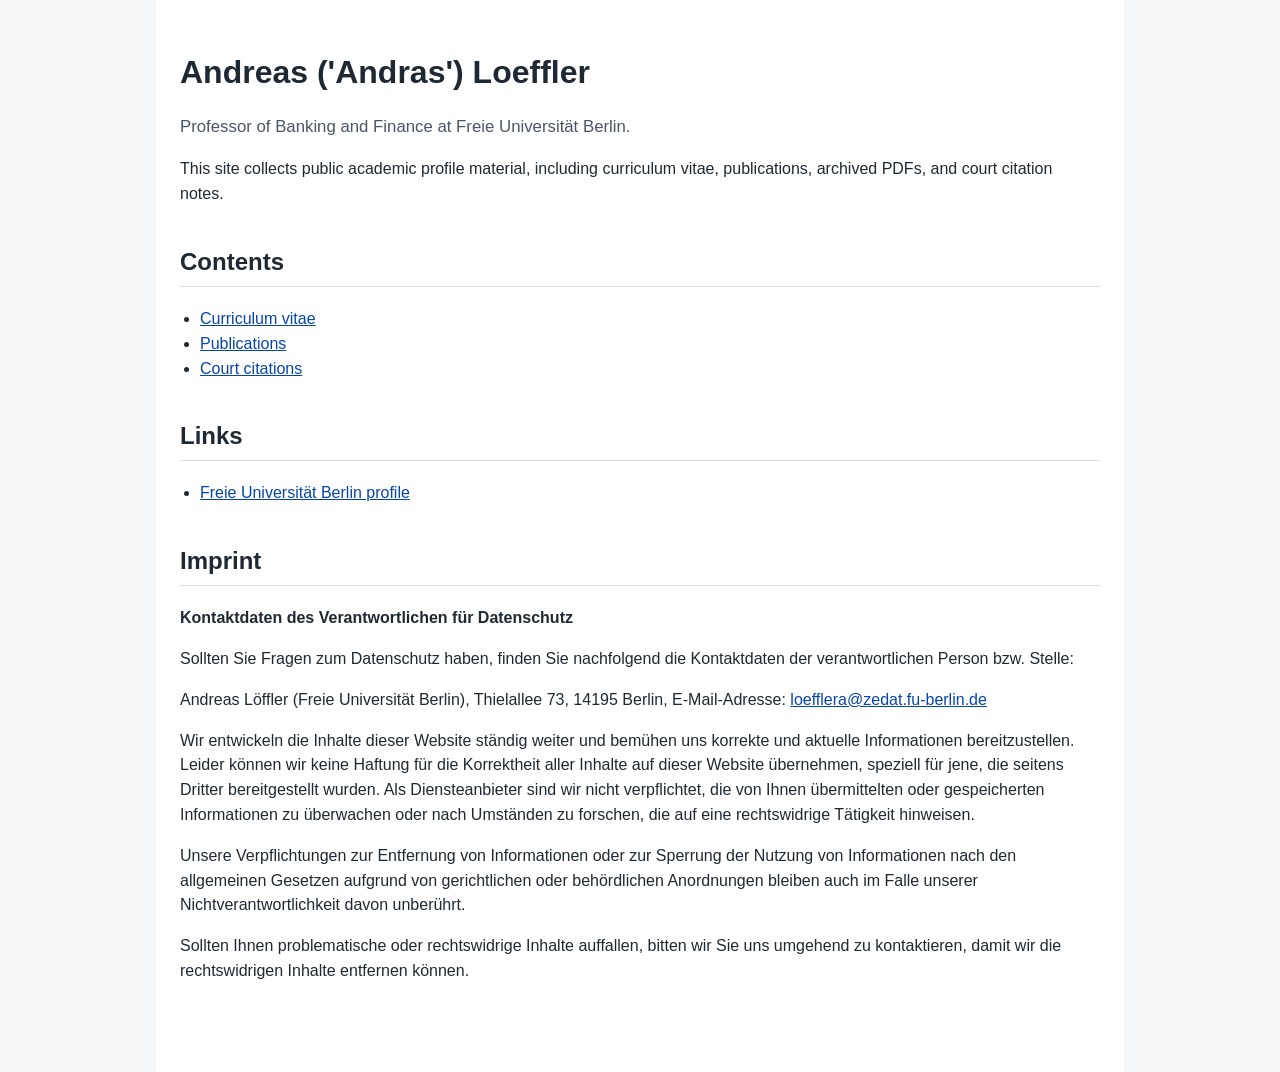
<file: index.html>
<!doctype html>
<html lang="en">
<head>
  <meta charset="utf-8">
  <meta name="viewport" content="width=device-width, initial-scale=1">
  <title>Andreas Loeffler</title>
  <style>
    body { font-family: "Helvetica Neue", Helvetica, Arial, sans-serif; line-height: 1.55; margin: 0; color: #1f2933; background: #f7f8fa; }
    main { max-width: 920px; margin: 0 auto; padding: 48px 24px 72px; background: #fff; min-height: 100vh; }
    h1 { font-size: 2rem; margin: 0 0 8px; }
    h2 { margin-top: 36px; border-bottom: 1px solid #d8dde6; padding-bottom: 6px; }
    a { color: #0645ad; }
    ul { padding-left: 1.25rem; }
    .lead { font-size: 1.05rem; color: #4a5568; }
  </style>
</head>
<body>
  <main>
    <h1>Andreas ('Andras') Loeffler</h1>
    <p class="lead">Professor of Banking and Finance at Freie Universität Berlin.</p>
    <p>This site collects public academic profile material, including curriculum vitae, publications, archived PDFs, and court citation notes.</p>

    <h2>Contents</h2>
    <ul>
      <li><a href="cv/">Curriculum vitae</a></li>
      <li><a href="publications/">Publications</a></li>
      <li><a href="publications/court-citations/">Court citations</a></li>
    </ul>

    <h2>Links</h2>
    <ul>
      <li><a href="https://www.wiwiss.fu-berlin.de/fachbereich/bwl/pruefungs-steuerlehre/loeffler/team/loeffler/index.html">Freie Universität Berlin profile</a></li>
    </ul>

    <h2 id="imprint">Imprint</h2>
    <p><strong>Kontaktdaten des Verantwortlichen für Datenschutz</strong></p>
    <p>Sollten Sie Fragen zum Datenschutz haben, finden Sie nachfolgend die Kontaktdaten der verantwortlichen Person bzw. Stelle:</p>
    <p>Andreas Löffler (Freie Universität Berlin), Thielallee 73, 14195 Berlin, E-Mail-Adresse: <a href="mailto:loefflera@zedat.fu-berlin.de">loefflera@zedat.fu-berlin.de</a></p>
    <p>Wir entwickeln die Inhalte dieser Website ständig weiter und bemühen uns korrekte und aktuelle Informationen bereitzustellen. Leider können wir keine Haftung für die Korrektheit aller Inhalte auf dieser Website übernehmen, speziell für jene, die seitens Dritter bereitgestellt wurden. Als Diensteanbieter sind wir nicht verpflichtet, die von Ihnen übermittelten oder gespeicherten Informationen zu überwachen oder nach Umständen zu forschen, die auf eine rechtswidrige Tätigkeit hinweisen.</p>
    <p>Unsere Verpflichtungen zur Entfernung von Informationen oder zur Sperrung der Nutzung von Informationen nach den allgemeinen Gesetzen aufgrund von gerichtlichen oder behördlichen Anordnungen bleiben auch im Falle unserer Nichtverantwortlichkeit davon unberührt.</p>
    <p>Sollten Ihnen problematische oder rechtswidrige Inhalte auffallen, bitten wir Sie uns umgehend zu kontaktieren, damit wir die rechtswidrigen Inhalte entfernen können.</p>
  </main>
</body>
</html>
</file>
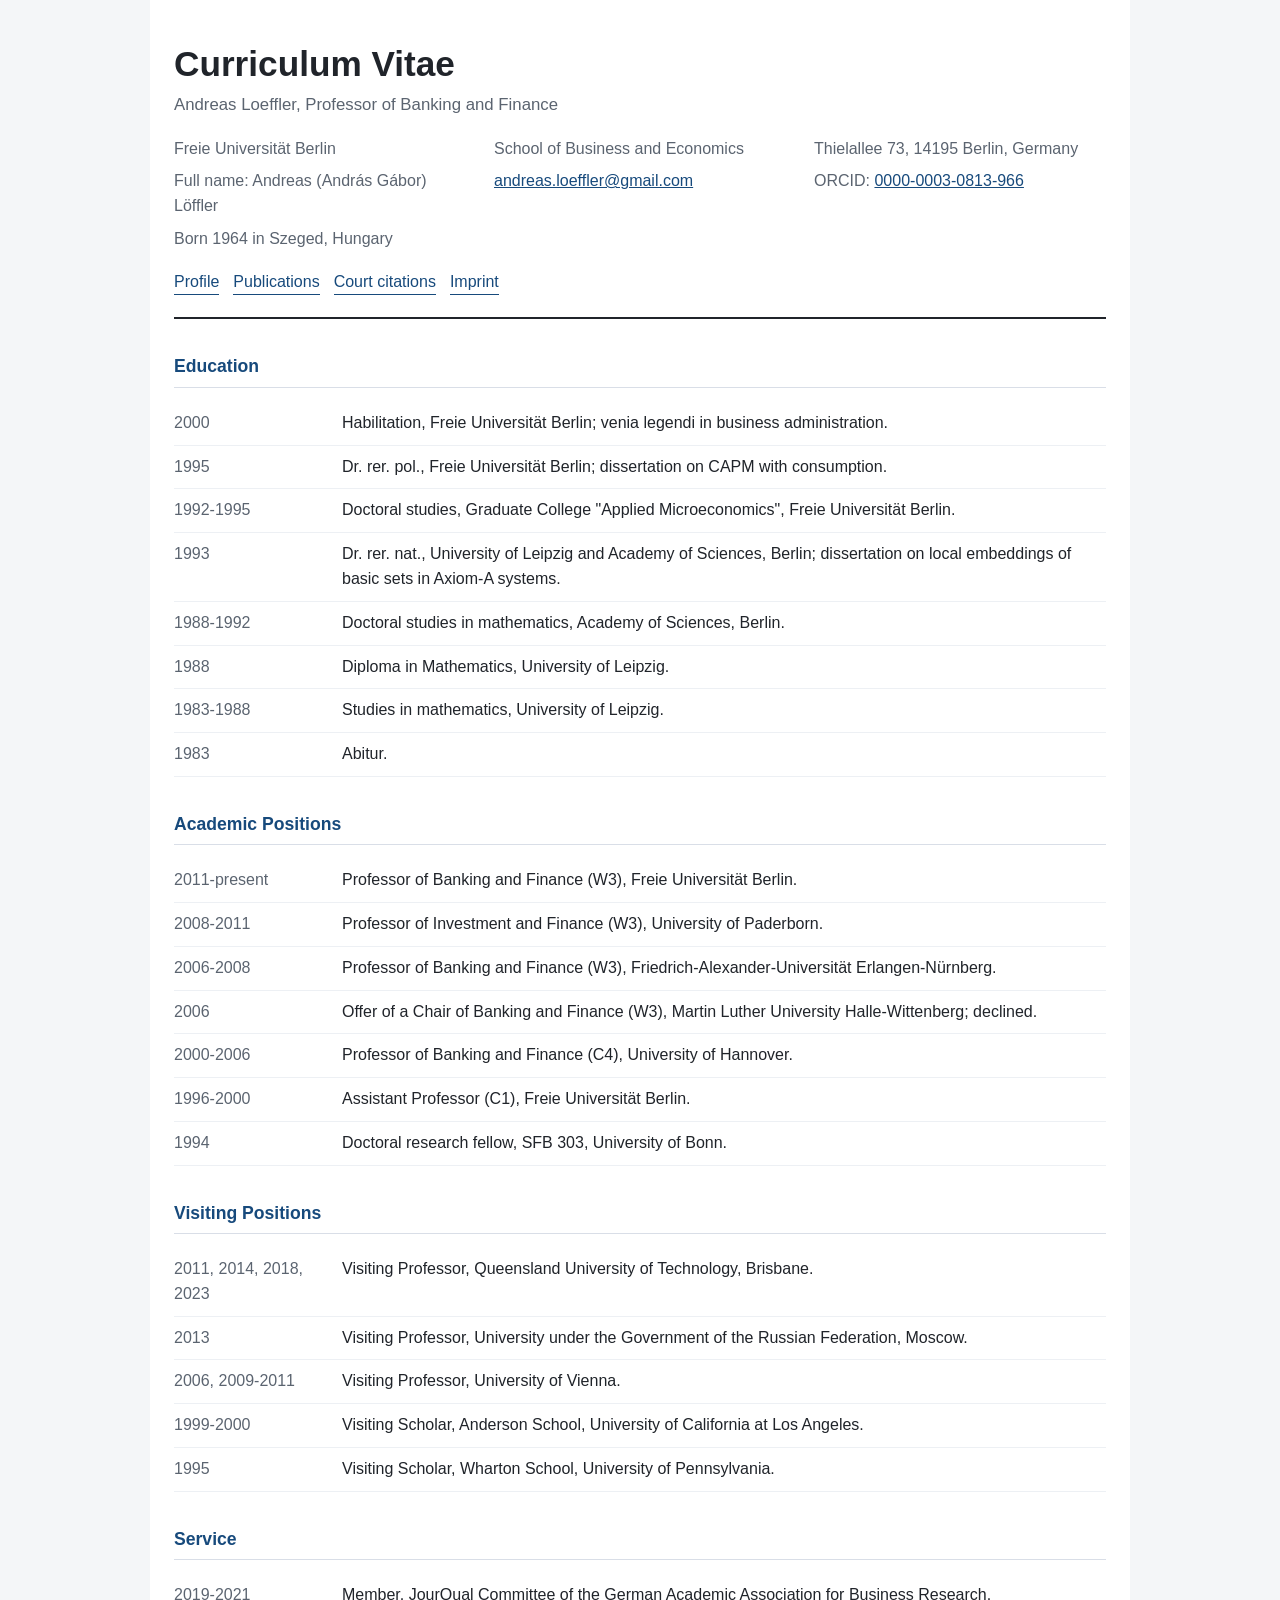
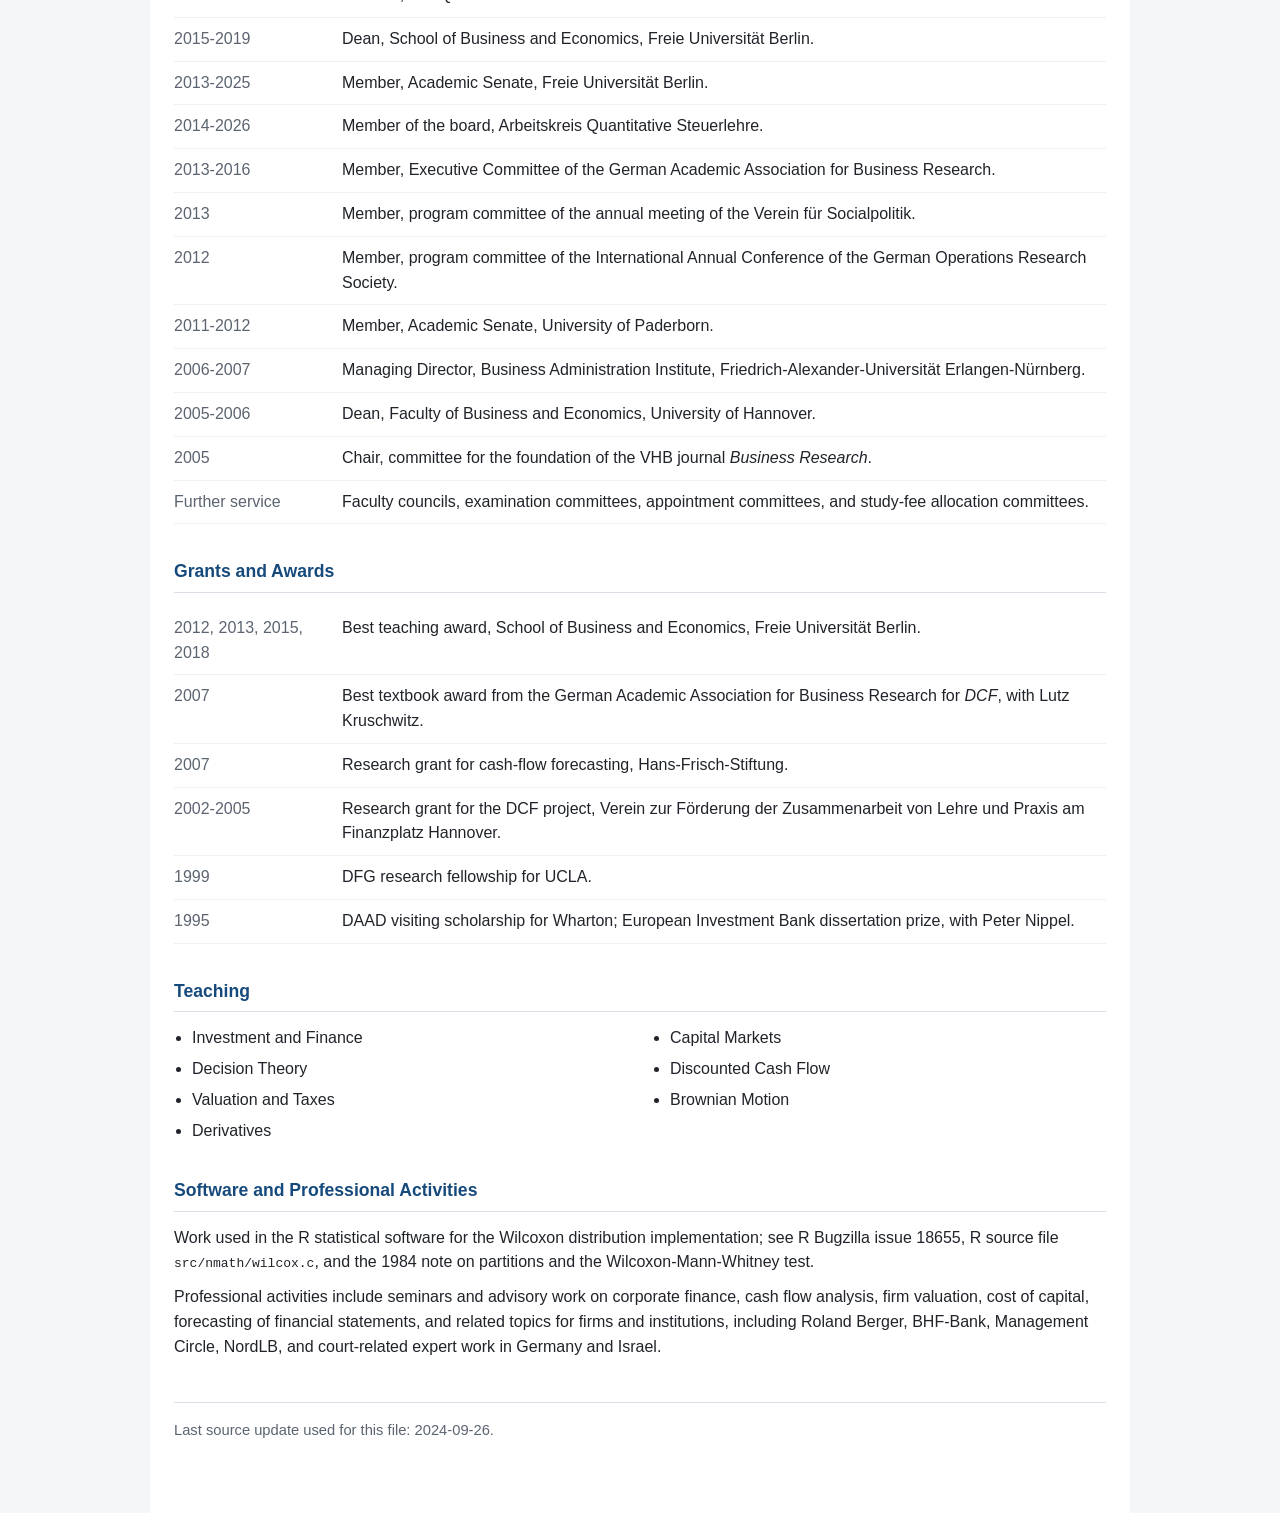
<file: cv/index.html>
<!doctype html>
<html lang="en">
<head>
  <meta charset="utf-8">
  <meta name="viewport" content="width=device-width, initial-scale=1">
  <title>Curriculum Vitae | Andreas Loeffler</title>
  <style>
    :root {
      color-scheme: light;
      --ink: #20242a;
      --muted: #5b6470;
      --line: #d9dee7;
      --paper: #ffffff;
      --bg: #f4f6f8;
      --accent: #174a7c;
    }

    * {
      box-sizing: border-box;
    }

    body {
      margin: 0;
      font-family: "Helvetica Neue", Helvetica, Arial, sans-serif;
      line-height: 1.55;
      color: var(--ink);
      background: var(--bg);
    }

    main {
      max-width: 980px;
      margin: 0 auto;
      padding: 44px 24px 72px;
      background: var(--paper);
      min-height: 100vh;
    }

    header {
      border-bottom: 2px solid var(--ink);
      padding-bottom: 22px;
      margin-bottom: 30px;
    }

    h1 {
      font-size: 2.2rem;
      line-height: 1.15;
      margin: 0 0 8px;
      letter-spacing: 0;
    }

    h2 {
      font-size: 1.1rem;
      margin: 34px 0 14px;
      color: var(--accent);
      border-bottom: 1px solid var(--line);
      padding-bottom: 6px;
      letter-spacing: 0;
    }

    p {
      margin: 0 0 10px;
    }

    a {
      color: var(--accent);
    }

    .subtitle {
      color: var(--muted);
      font-size: 1.05rem;
    }

    .meta {
      display: grid;
      grid-template-columns: repeat(auto-fit, minmax(220px, 1fr));
      gap: 8px 28px;
      margin-top: 18px;
      color: var(--muted);
    }

    .section-list {
      list-style: none;
      padding: 0;
      margin: 0;
    }

    .section-list li {
      display: grid;
      grid-template-columns: 150px 1fr;
      gap: 18px;
      padding: 9px 0;
      border-bottom: 1px solid #edf0f4;
    }

    .year {
      color: var(--muted);
      font-variant-numeric: tabular-nums;
    }

    .compact-list {
      columns: 2;
      column-gap: 42px;
      padding-left: 18px;
      margin: 0;
    }

    .compact-list li {
      break-inside: avoid;
      margin-bottom: 6px;
    }

    .top-links {
      display: flex;
      flex-wrap: wrap;
      gap: 14px;
      margin-top: 18px;
    }

    .top-links a {
      text-decoration: none;
      border-bottom: 1px solid currentColor;
    }

    footer {
      margin-top: 42px;
      padding-top: 16px;
      border-top: 1px solid var(--line);
      color: var(--muted);
      font-size: 0.92rem;
    }

    @media (max-width: 640px) {
      main {
        padding: 30px 18px 54px;
      }

      .section-list li {
        grid-template-columns: 1fr;
        gap: 2px;
      }

      .compact-list {
        columns: 1;
      }
    }
  </style>
</head>
<body>
  <main>
    <header>
      <h1>Curriculum Vitae</h1>
      <p class="subtitle">Andreas Loeffler, Professor of Banking and Finance</p>
      <div class="meta">
        <div>Freie Universität Berlin</div>
        <div>School of Business and Economics</div>
        <div>Thielallee 73, 14195 Berlin, Germany</div>
        <div>Full name: Andreas (András Gábor) Löffler</div>
        <div><a href="mailto:andreas.loeffler@gmail.com">andreas.loeffler@gmail.com</a></div>
        <div>ORCID: <a href="https://orcid.org/0000-0003-0813-966">0000-0003-0813-966</a></div>
        <div>Born 1964 in Szeged, Hungary</div>
      </div>
      <nav class="top-links" aria-label="Profile navigation">
        <a href="../">Profile</a>
        <a href="../publications/">Publications</a>
        <a href="../publications/court-citations/">Court citations</a>
        <a href="../#imprint">Imprint</a>
      </nav>
    </header>

    <section>
      <h2>Education</h2>
      <ul class="section-list">
        <li><span class="year">2000</span><span>Habilitation, Freie Universität Berlin; venia legendi in business administration.</span></li>
        <li><span class="year">1995</span><span>Dr. rer. pol., Freie Universität Berlin; dissertation on CAPM with consumption.</span></li>
        <li><span class="year">1992-1995</span><span>Doctoral studies, Graduate College "Applied Microeconomics", Freie Universität Berlin.</span></li>
        <li><span class="year">1993</span><span>Dr. rer. nat., University of Leipzig and Academy of Sciences, Berlin; dissertation on local embeddings of basic sets in Axiom-A systems.</span></li>
        <li><span class="year">1988-1992</span><span>Doctoral studies in mathematics, Academy of Sciences, Berlin.</span></li>
        <li><span class="year">1988</span><span>Diploma in Mathematics, University of Leipzig.</span></li>
        <li><span class="year">1983-1988</span><span>Studies in mathematics, University of Leipzig.</span></li>
        <li><span class="year">1983</span><span>Abitur.</span></li>
      </ul>
    </section>

    <section>
      <h2>Academic Positions</h2>
      <ul class="section-list">
        <li><span class="year">2011-present</span><span>Professor of Banking and Finance (W3), Freie Universität Berlin.</span></li>
        <li><span class="year">2008-2011</span><span>Professor of Investment and Finance (W3), University of Paderborn.</span></li>
        <li><span class="year">2006-2008</span><span>Professor of Banking and Finance (W3), Friedrich-Alexander-Universität Erlangen-Nürnberg.</span></li>
        <li><span class="year">2006</span><span>Offer of a Chair of Banking and Finance (W3), Martin Luther University Halle-Wittenberg; declined.</span></li>
        <li><span class="year">2000-2006</span><span>Professor of Banking and Finance (C4), University of Hannover.</span></li>
        <li><span class="year">1996-2000</span><span>Assistant Professor (C1), Freie Universität Berlin.</span></li>
        <li><span class="year">1994</span><span>Doctoral research fellow, SFB 303, University of Bonn.</span></li>
      </ul>
    </section>

    <section>
      <h2>Visiting Positions</h2>
      <ul class="section-list">
        <li><span class="year">2011, 2014, 2018, 2023</span><span>Visiting Professor, Queensland University of Technology, Brisbane.</span></li>
        <li><span class="year">2013</span><span>Visiting Professor, University under the Government of the Russian Federation, Moscow.</span></li>
        <li><span class="year">2006, 2009-2011</span><span>Visiting Professor, University of Vienna.</span></li>
        <li><span class="year">1999-2000</span><span>Visiting Scholar, Anderson School, University of California at Los Angeles.</span></li>
        <li><span class="year">1995</span><span>Visiting Scholar, Wharton School, University of Pennsylvania.</span></li>
      </ul>
    </section>

    <section>
      <h2>Service</h2>
      <ul class="section-list">
        <li><span class="year">2019-2021</span><span>Member, JourQual Committee of the German Academic Association for Business Research.</span></li>
        <li><span class="year">2015-2019</span><span>Dean, School of Business and Economics, Freie Universität Berlin.</span></li>
        <li><span class="year">2013-2025</span><span>Member, Academic Senate, Freie Universität Berlin.</span></li>
        <li><span class="year">2014-2026</span><span>Member of the board, Arbeitskreis Quantitative Steuerlehre.</span></li>
        <li><span class="year">2013-2016</span><span>Member, Executive Committee of the German Academic Association for Business Research.</span></li>
        <li><span class="year">2013</span><span>Member, program committee of the annual meeting of the Verein für Socialpolitik.</span></li>
        <li><span class="year">2012</span><span>Member, program committee of the International Annual Conference of the German Operations Research Society.</span></li>
        <li><span class="year">2011-2012</span><span>Member, Academic Senate, University of Paderborn.</span></li>
        <li><span class="year">2006-2007</span><span>Managing Director, Business Administration Institute, Friedrich-Alexander-Universität Erlangen-Nürnberg.</span></li>
        <li><span class="year">2005-2006</span><span>Dean, Faculty of Business and Economics, University of Hannover.</span></li>
        <li><span class="year">2005</span><span>Chair, committee for the foundation of the VHB journal <em>Business Research</em>.</span></li>
        <li><span class="year">Further service</span><span>Faculty councils, examination committees, appointment committees, and study-fee allocation committees.</span></li>
      </ul>
    </section>

    <section>
      <h2>Grants and Awards</h2>
      <ul class="section-list">
        <li><span class="year">2012, 2013, 2015, 2018</span><span>Best teaching award, School of Business and Economics, Freie Universität Berlin.</span></li>
        <li><span class="year">2007</span><span>Best textbook award from the German Academic Association for Business Research for <em>DCF</em>, with Lutz Kruschwitz.</span></li>
        <li><span class="year">2007</span><span>Research grant for cash-flow forecasting, Hans-Frisch-Stiftung.</span></li>
        <li><span class="year">2002-2005</span><span>Research grant for the DCF project, Verein zur Förderung der Zusammenarbeit von Lehre und Praxis am Finanzplatz Hannover.</span></li>
        <li><span class="year">1999</span><span>DFG research fellowship for UCLA.</span></li>
        <li><span class="year">1995</span><span>DAAD visiting scholarship for Wharton; European Investment Bank dissertation prize, with Peter Nippel.</span></li>
      </ul>
    </section>

    <section>
      <h2>Teaching</h2>
      <ul class="compact-list">
        <li>Investment and Finance</li>
        <li>Decision Theory</li>
        <li>Valuation and Taxes</li>
        <li>Derivatives</li>
        <li>Capital Markets</li>
        <li>Discounted Cash Flow</li>
        <li>Brownian Motion</li>
      </ul>
    </section>

    <section>
      <h2>Software and Professional Activities</h2>
      <p>Work used in the R statistical software for the Wilcoxon distribution implementation; see R Bugzilla issue 18655, R source file <code>src/nmath/wilcox.c</code>, and the 1984 note on partitions and the Wilcoxon-Mann-Whitney test.</p>
      <p>Professional activities include seminars and advisory work on corporate finance, cash flow analysis, firm valuation, cost of capital, forecasting of financial statements, and related topics for firms and institutions, including Roland Berger, BHF-Bank, Management Circle, NordLB, and court-related expert work in Germany and Israel.</p>
    </section>

    <footer>
      Last source update used for this file: 2024-09-26.
    </footer>
  </main>
</body>
</html>
</file>
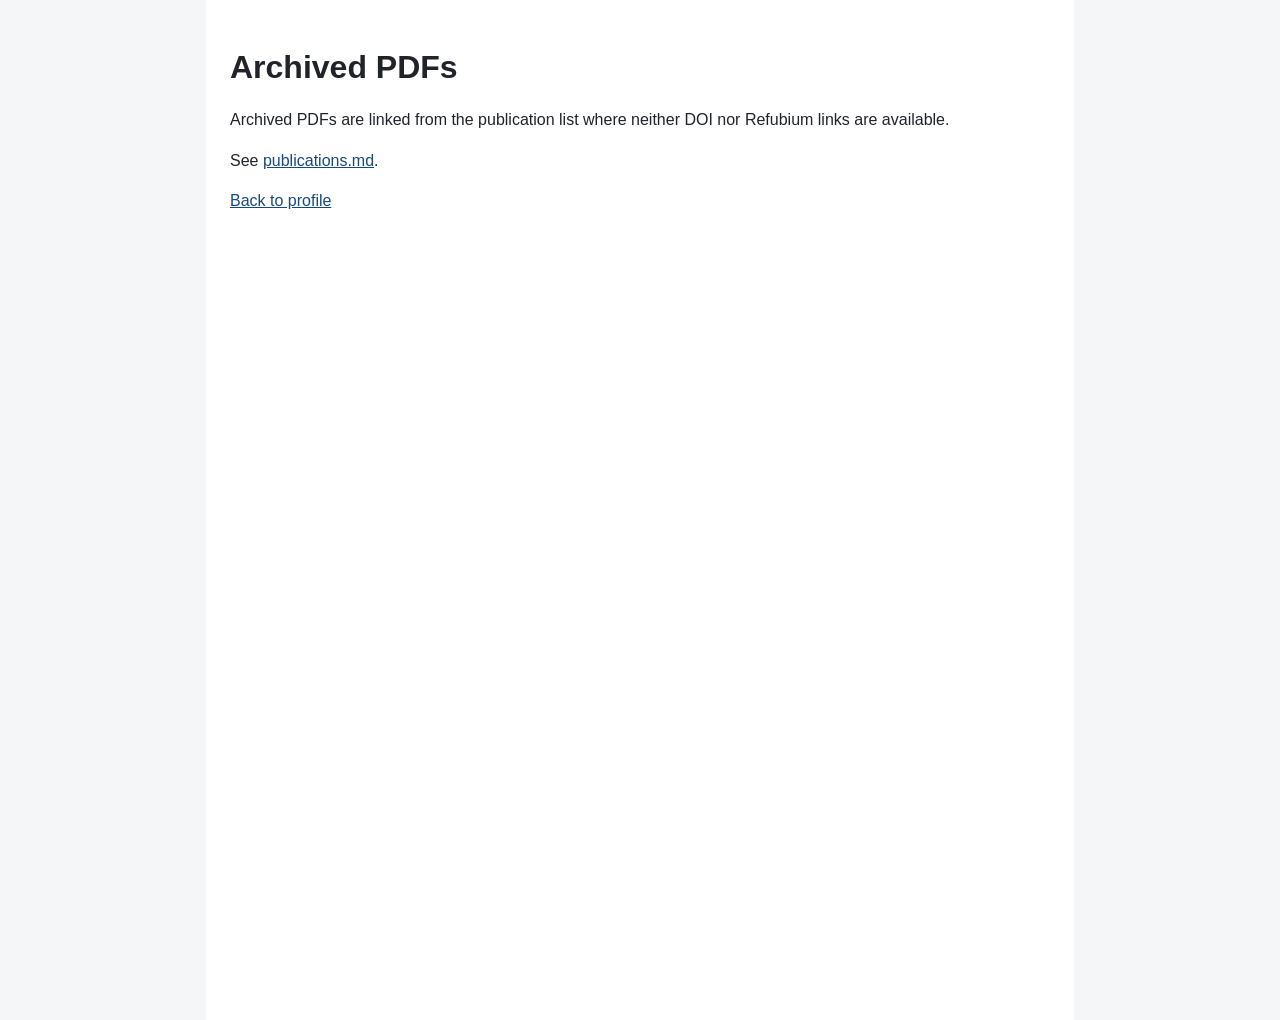
<file: pdfs/index.html>
<!doctype html>
<html lang="en">
<head>
  <meta charset="utf-8">
  <meta name="viewport" content="width=device-width, initial-scale=1">
  <title>Archived PDFs | Andreas Loeffler</title>
  <style>
    body {
      margin: 0;
      font-family: "Helvetica Neue", Helvetica, Arial, sans-serif;
      line-height: 1.55;
      color: #20242a;
      background: #f4f6f8;
    }

    main {
      max-width: 820px;
      margin: 0 auto;
      padding: 48px 24px 72px;
      min-height: 100vh;
      background: #fff;
    }

    h1 {
      margin-top: 0;
      font-size: 2rem;
      line-height: 1.2;
    }

    a {
      color: #174a7c;
    }
  </style>
</head>
<body>
  <main>
    <h1>Archived PDFs</h1>
    <p>
      Archived PDFs are linked from the publication list where neither DOI nor
      Refubium links are available.
    </p>
    <p>
      See <a href="../publications/publications.md">publications.md</a>.
    </p>
    <p>
      <a href="../">Back to profile</a>
    </p>
  </main>
</body>
</html>
</file>
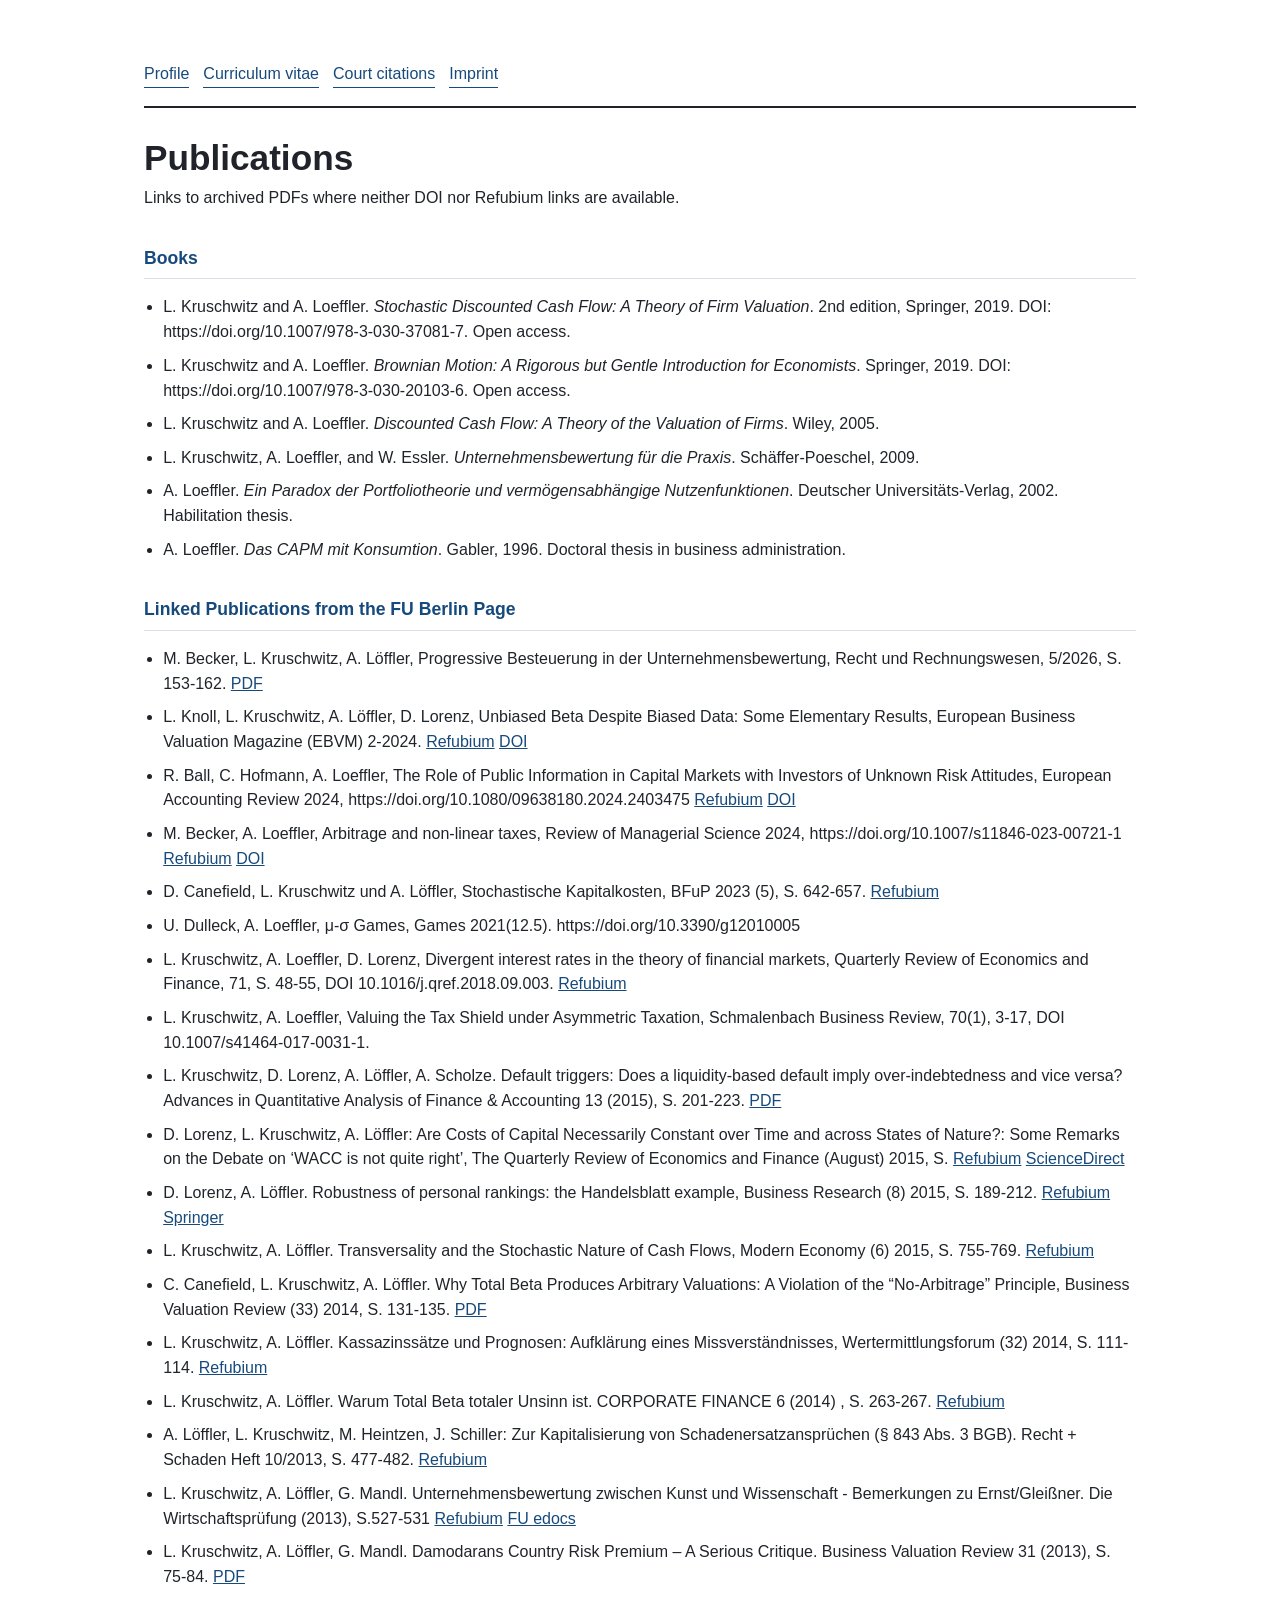
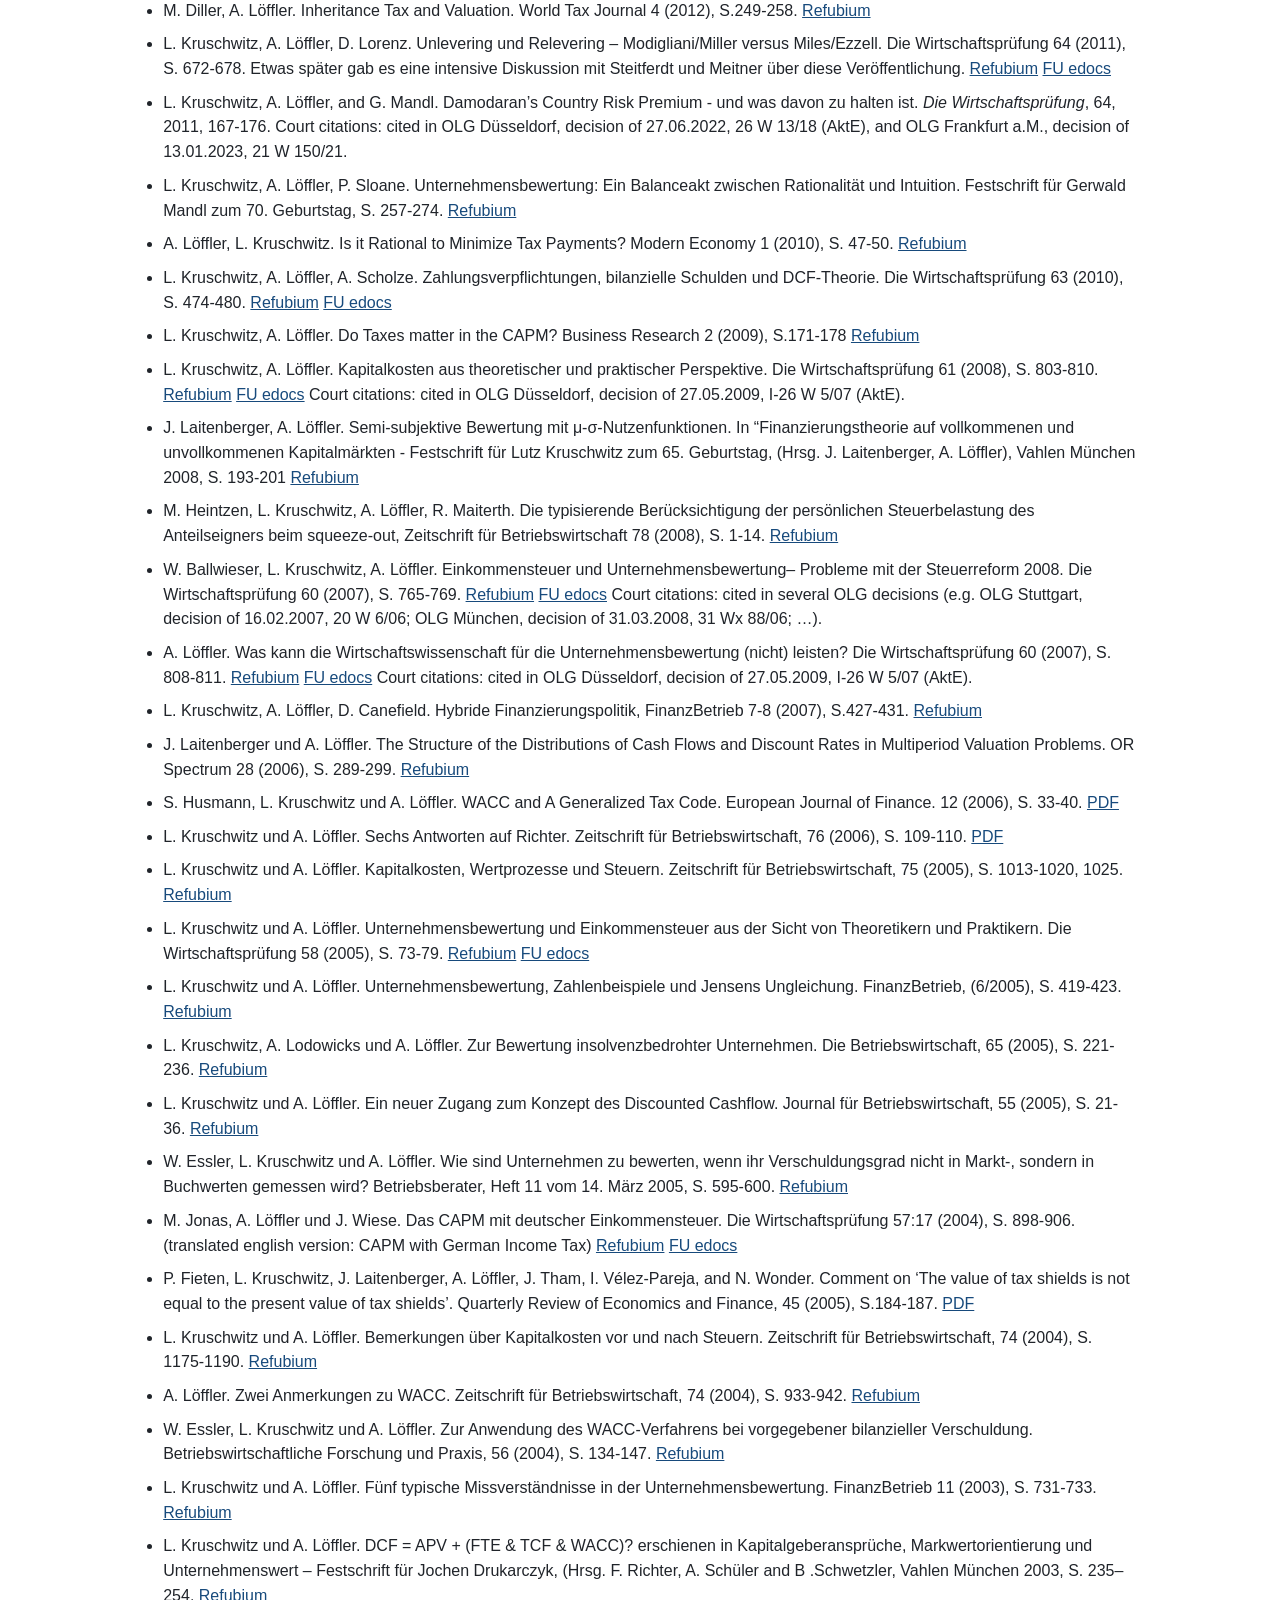
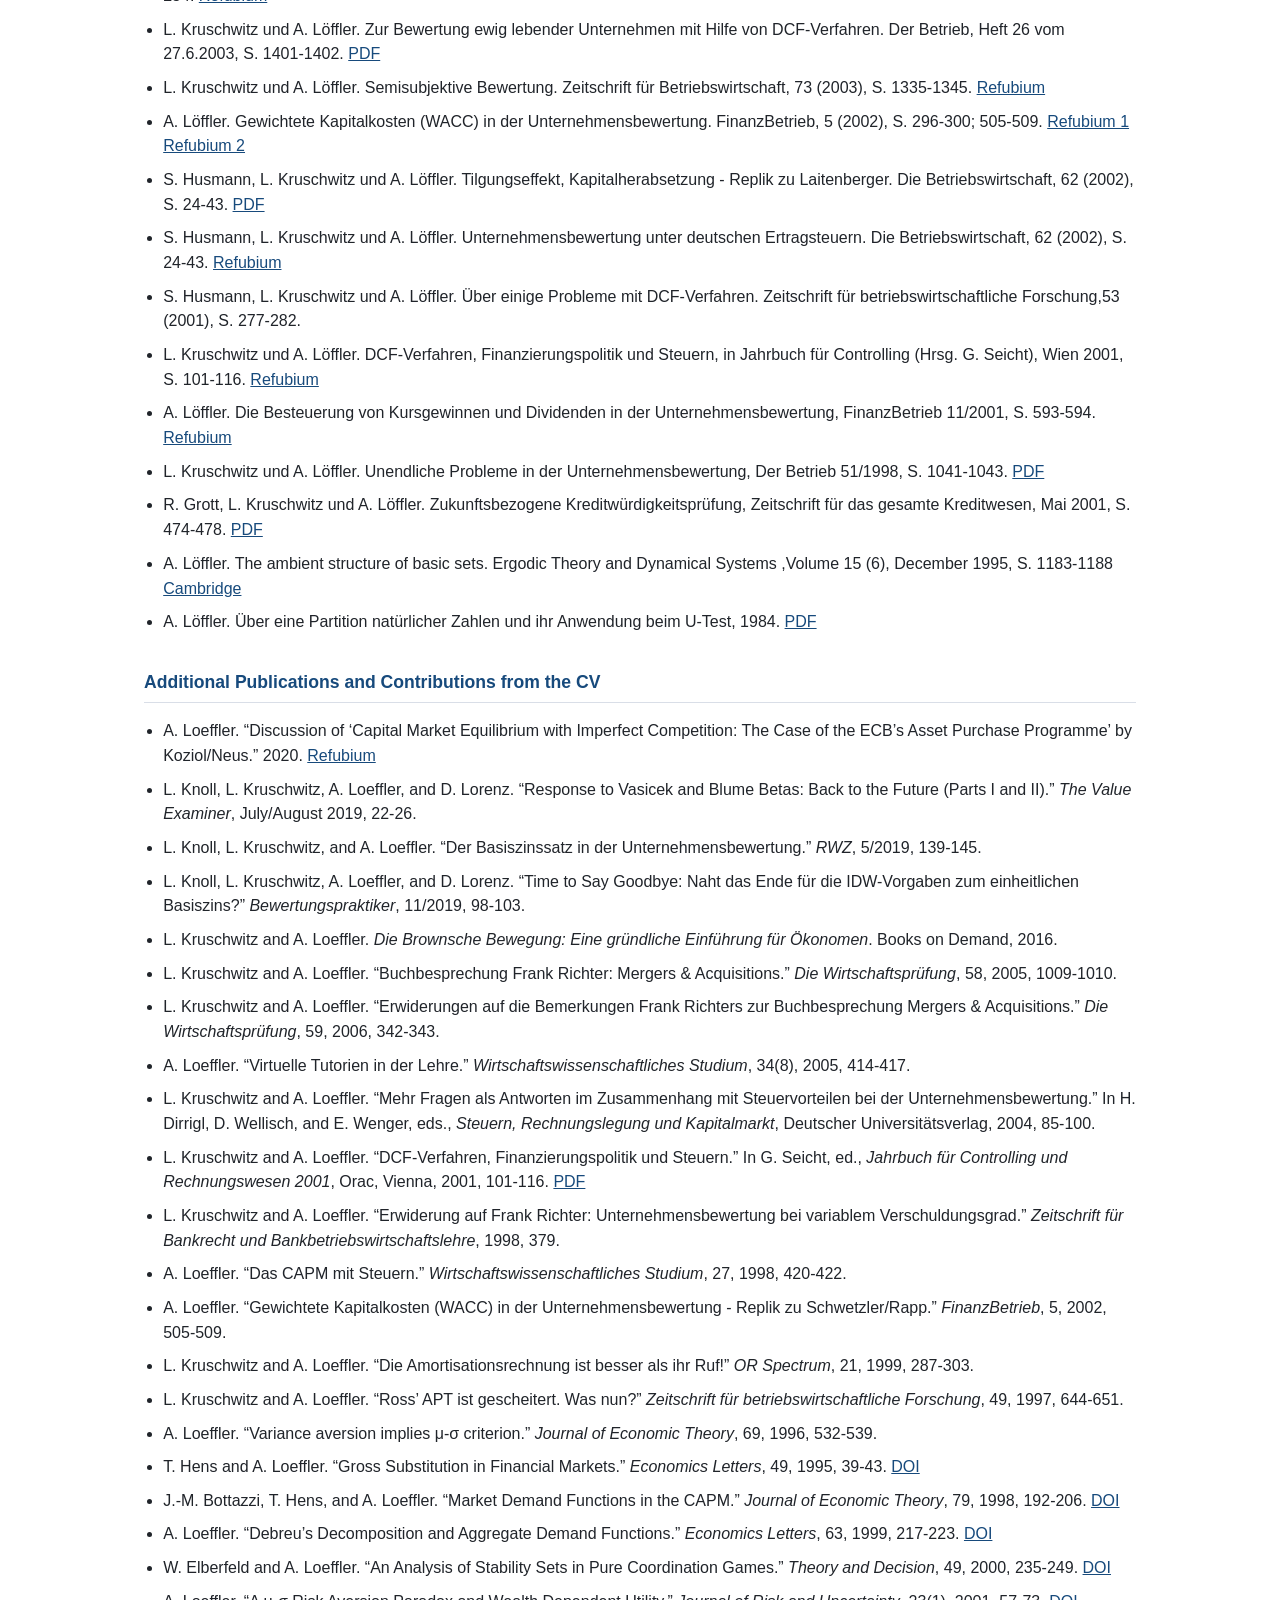
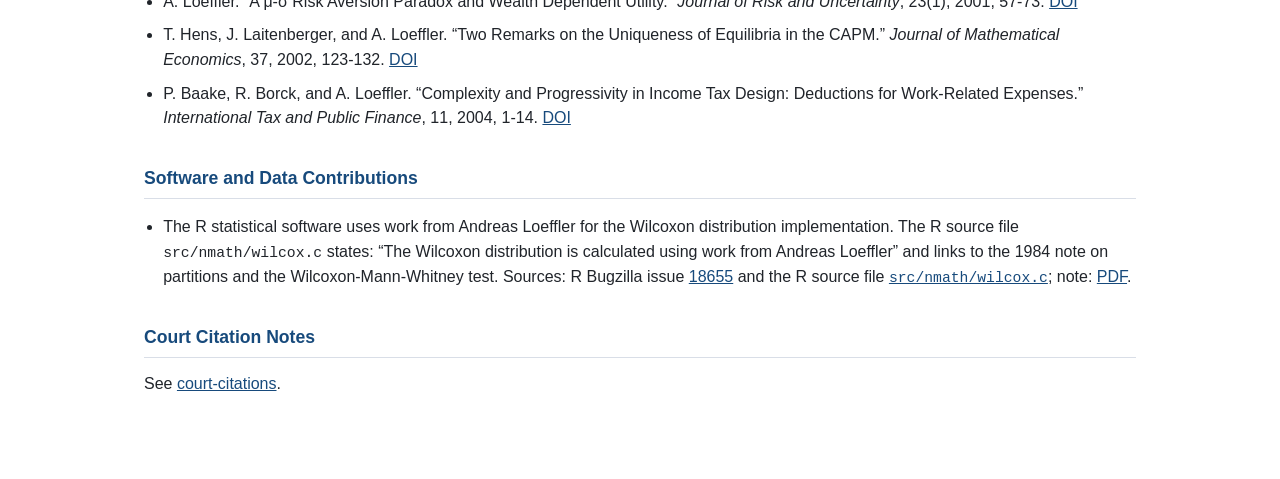
<file: publications/index.html>
<!DOCTYPE html>
<html xmlns="http://www.w3.org/1999/xhtml" lang="" xml:lang="">
<head>
  <meta charset="utf-8" />
  <meta name="generator" content="pandoc" />
  <meta name="viewport" content="width=device-width, initial-scale=1.0, user-scalable=yes" />
  <title>Publications | Andreas Loeffler</title>
  <style>
    code{white-space: pre-wrap;}
    span.smallcaps{font-variant: small-caps;}
    div.columns{display: flex; gap: min(4vw, 1.5em);}
    div.column{flex: auto; overflow-x: auto;}
    div.hanging-indent{margin-left: 1.5em; text-indent: -1.5em;}
    /* The extra [class] is a hack that increases specificity enough to
       override a similar rule in reveal.js */
    ul.task-list[class]{list-style: none;}
    ul.task-list li input[type="checkbox"] {
      font-size: inherit;
      width: 0.8em;
      margin: 0 0.8em 0.2em -1.6em;
      vertical-align: middle;
    }
    .display.math{display: block; text-align: center; margin: 0.5rem auto;}
  </style>
  <link rel="stylesheet" href="../assets/site.css" />
  <!--[if lt IE 9]>
    <script src="//cdnjs.cloudflare.com/ajax/libs/html5shiv/3.7.3/html5shiv-printshiv.min.js"></script>
  <![endif]-->
</head>
<body>
<nav aria-label="Profile navigation">
<a href="../">Profile</a>
<a href="../cv/">Curriculum vitae</a>
<a href="court-citations/">Court citations</a>
<a href="../#imprint">Imprint</a>
</nav>
<h1 id="publications">Publications</h1>
<p>Links to archived PDFs where neither DOI nor Refubium links are
available.</p>
<h2 id="books">Books</h2>
<ul>
<li>L. Kruschwitz and A. Loeffler. <em>Stochastic Discounted Cash Flow:
A Theory of Firm Valuation</em>. 2nd edition, Springer, 2019. DOI:
https://doi.org/10.1007/978-3-030-37081-7. Open access.</li>
<li>L. Kruschwitz and A. Loeffler. <em>Brownian Motion: A Rigorous but
Gentle Introduction for Economists</em>. Springer, 2019. DOI:
https://doi.org/10.1007/978-3-030-20103-6. Open access.</li>
<li>L. Kruschwitz and A. Loeffler. <em>Discounted Cash Flow: A Theory of
the Valuation of Firms</em>. Wiley, 2005.</li>
<li>L. Kruschwitz, A. Loeffler, and W. Essler. <em>Unternehmensbewertung
für die Praxis</em>. Schäffer-Poeschel, 2009.</li>
<li>A. Loeffler. <em>Ein Paradox der Portfoliotheorie und
vermögensabhängige Nutzenfunktionen</em>. Deutscher Universitäts-Verlag,
2002. Habilitation thesis.</li>
<li>A. Loeffler. <em>Das CAPM mit Konsumtion</em>. Gabler, 1996.
Doctoral thesis in business administration.</li>
</ul>
<h2 id="linked-publications-from-the-fu-berlin-page">Linked Publications
from the FU Berlin Page</h2>
<ul>
<li>M. Becker, L. Kruschwitz, A. Löffler, Progressive Besteuerung in der
Unternehmensbewertung, Recht und Rechnungswesen, 5/2026, S. 153-162. <a
href="../assets/pdfs/BeckerKruschwitzLoeffler-2026---RWZ---Nichtlineare-Steuern.pdf">PDF</a></li>
<li>L. Knoll, L. Kruschwitz, A. Löffler, D. Lorenz, Unbiased Beta
Despite Biased Data: Some Elementary Results, European Business
Valuation Magazine (EBVM) 2-2024. <a
href="https://refubium.fu-berlin.de/handle/fub188/47990">Refubium</a> <a
href="http://dx.doi.org/10.17169/refubium-47708">DOI</a></li>
<li>R. Ball, C. Hofmann, A. Loeffler, The Role of Public Information in
Capital Markets with Investors of Unknown Risk Attitudes, European
Accounting Review 2024, https://doi.org/10.1080/09638180.2024.2403475 <a
href="https://refubium.fu-berlin.de/handle/fub188/45531">Refubium</a> <a
href="https://doi.org/10.1080/09638180.2024.2403475">DOI</a></li>
<li>M. Becker, A. Loeffler, Arbitrage and non-linear taxes, Review of
Managerial Science 2024, https://doi.org/10.1007/s11846-023-00721-1 <a
href="https://refubium.fu-berlin.de/handle/fub188/42243">Refubium</a> <a
href="https://doi.org/10.1007/s11846-023-00721-1">DOI</a></li>
<li>D. Canefield, L. Kruschwitz und A. Löffler, Stochastische
Kapitalkosten, BFuP 2023 (5), S. 642-657. <a
href="https://refubium.fu-berlin.de/handle/fub188/42087">Refubium</a></li>
<li>U. Dulleck, A. Loeffler, μ-σ Games, Games 2021(12.5).
https://doi.org/10.3390/g12010005</li>
<li>L. Kruschwitz, A. Loeffler, D. Lorenz, Divergent interest rates in
the theory of financial markets, Quarterly Review of Economics and
Finance, 71, S. 48-55, DOI 10.1016/j.qref.2018.09.003. <a
href="https://refubium.fu-berlin.de/handle/fub188/24006">Refubium</a></li>
<li>L. Kruschwitz, A. Loeffler, Valuing the Tax Shield under Asymmetric
Taxation, Schmalenbach Business Review, 70(1), 3-17, DOI
10.1007/s41464-017-0031-1.</li>
<li>L. Kruschwitz, D. Lorenz, A. Löffler, A. Scholze. Default triggers:
Does a liquidity-based default imply over-indebtedness and vice versa?
Advances in Quantitative Analysis of Finance &amp; Accounting 13 (2015),
S. 201-223. <a
href="../assets/pdfs/KruschwitzLoefflerLorenzScholze_2015_Insolvenz_-_AFQFA.pdf">PDF</a></li>
<li>D. Lorenz, L. Kruschwitz, A. Löffler: Are Costs of Capital
Necessarily Constant over Time and across States of Nature?: Some
Remarks on the Debate on ‘WACC is not quite right’, The Quarterly Review
of Economics and Finance (August) 2015, S. <a
href="https://refubium.fu-berlin.de/handle/fub188/21189">Refubium</a> <a
href="http://www.sciencedirect.com/science/article/pii/S106297691500085X">ScienceDirect</a></li>
<li>D. Lorenz, A. Löffler. Robustness of personal rankings: the
Handelsblatt example, Business Research (8) 2015, S. 189-212. <a
href="https://refubium.fu-berlin.de/handle/fub188/21298">Refubium</a> <a
href="http://link.springer.com/article/10.1007/s40685-015-0020-5?wt_mc=email.event.1.SEM.ArticleAuthorOnlineFirst">Springer</a></li>
<li>L. Kruschwitz, A. Löffler. Transversality and the Stochastic Nature
of Cash Flows, Modern Economy (6) 2015, S. 755-769. <a
href="https://refubium.fu-berlin.de/handle/fub188/14651">Refubium</a></li>
<li>C. Canefield, L. Kruschwitz, A. Löffler. Why Total Beta Produces
Arbitrary Valuations: A Violation of the “No-Arbitrage” Principle,
Business Valuation Review (33) 2014, S. 131-135. <a
href="../assets/pdfs/KruschwitzLoeffler---2015---Business-Valuation-Review.pdf">PDF</a></li>
<li>L. Kruschwitz, A. Löffler. Kassazinssätze und Prognosen: Aufklärung
eines Missverständnisses, Wertermittlungsforum (32) 2014, S. 111-114. <a
href="https://refubium.fu-berlin.de/handle/fub188/21239">Refubium</a></li>
<li>L. Kruschwitz, A. Löffler. Warum Total Beta totaler Unsinn ist.
CORPORATE FINANCE 6 (2014) , S. 263-267. <a
href="https://refubium.fu-berlin.de/handle/fub188/21155">Refubium</a></li>
<li>A. Löffler, L. Kruschwitz, M. Heintzen, J. Schiller: Zur
Kapitalisierung von Schadenersatzansprüchen (§ 843 Abs. 3 BGB). Recht +
Schaden Heft 10/2013, S. 477-482. <a
href="https://refubium.fu-berlin.de/handle/fub188/21132">Refubium</a></li>
<li>L. Kruschwitz, A. Löffler, G. Mandl. Unternehmensbewertung zwischen
Kunst und Wissenschaft - Bemerkungen zu Ernst/Gleißner. Die
Wirtschaftsprüfung (2013), S.527-531 <a
href="https://refubium.fu-berlin.de/handle/fub188/20360">Refubium</a> <a
href="http://edocs.fu-berlin.de/docs/receive/FUDOCS_document_000000026334">FU
edocs</a></li>
<li>L. Kruschwitz, A. Löffler, G. Mandl. Damodarans Country Risk Premium
– A Serious Critique. Business Valuation Review 31 (2013), S. 75-84. <a
href="../assets/pdfs/KruschwitzLoefflerMandl_2013_BusinessReview.pdf">PDF</a></li>
<li>M. Diller, A. Löffler. Inheritance Tax and Valuation. World Tax
Journal 4 (2012), S.249-258. <a
href="https://refubium.fu-berlin.de/handle/fub188/21329">Refubium</a></li>
<li>L. Kruschwitz, A. Löffler, D. Lorenz. Unlevering und Relevering –
Modigliani/Miller versus Miles/Ezzell. Die Wirtschaftsprüfung 64 (2011),
S. 672-678. Etwas später gab es eine intensive Diskussion mit Steitferdt
und Meitner über diese Veröffentlichung. <a
href="https://refubium.fu-berlin.de/handle/fub188/20702">Refubium</a> <a
href="http://edocs.fu-berlin.de/docs/receive/FUDOCS_document_000000026335">FU
edocs</a></li>
<li>L. Kruschwitz, A. Löffler, and G. Mandl. Damodaran’s Country Risk
Premium - und was davon zu halten ist. <em>Die Wirtschaftsprüfung</em>,
64, 2011, 167-176. Court citations: cited in OLG Düsseldorf, decision of
27.06.2022, 26 W 13/18 (AktE), and OLG Frankfurt a.M., decision of
13.01.2023, 21 W 150/21.</li>
<li>L. Kruschwitz, A. Löffler, P. Sloane. Unternehmensbewertung: Ein
Balanceakt zwischen Rationalität und Intuition. Festschrift für Gerwald
Mandl zum 70. Geburtstag, S. 257-274. <a
href="https://refubium.fu-berlin.de/handle/fub188/21681">Refubium</a></li>
<li>A. Löffler, L. Kruschwitz. Is it Rational to Minimize Tax Payments?
Modern Economy 1 (2010), S. 47-50. <a
href="https://refubium.fu-berlin.de/handle/fub188/21461">Refubium</a></li>
<li>L. Kruschwitz, A. Löffler, A. Scholze. Zahlungsverpflichtungen,
bilanzielle Schulden und DCF-Theorie. Die Wirtschaftsprüfung 63 (2010),
S. 474-480. <a
href="https://refubium.fu-berlin.de/handle/fub188/21124">Refubium</a> <a
href="http://edocs.fu-berlin.de/docs/receive/FUDOCS_document_000000026336">FU
edocs</a></li>
<li>L. Kruschwitz, A. Löffler. Do Taxes matter in the CAPM? Business
Research 2 (2009), S.171-178 <a
href="https://refubium.fu-berlin.de/handle/fub188/21383">Refubium</a></li>
<li>L. Kruschwitz, A. Löffler. Kapitalkosten aus theoretischer und
praktischer Perspektive. Die Wirtschaftsprüfung 61 (2008), S. 803-810.
<a href="https://refubium.fu-berlin.de/handle/fub188/20943">Refubium</a>
<a
href="http://edocs.fu-berlin.de/docs/receive/FUDOCS_document_000000026337">FU
edocs</a> Court citations: cited in OLG Düsseldorf, decision of
27.05.2009, I-26 W 5/07 (AktE).</li>
<li>J. Laitenberger, A. Löffler. Semi-subjektive Bewertung mit
μ-σ-Nutzenfunktionen. In “Finanzierungstheorie auf vollkommenen und
unvollkommenen Kapitalmärkten - Festschrift für Lutz Kruschwitz zum 65.
Geburtstag, (Hrsg. J. Laitenberger, A. Löffler), Vahlen München 2008, S.
193-201 <a
href="https://refubium.fu-berlin.de/handle/fub188/21323">Refubium</a></li>
<li>M. Heintzen, L. Kruschwitz, A. Löffler, R. Maiterth. Die
typisierende Berücksichtigung der persönlichen Steuerbelastung des
Anteilseigners beim squeeze-out, Zeitschrift für Betriebswirtschaft 78
(2008), S. 1-14. <a
href="https://refubium.fu-berlin.de/handle/fub188/20447">Refubium</a></li>
<li>W. Ballwieser, L. Kruschwitz, A. Löffler. Einkommensteuer und
Unternehmensbewertung– Probleme mit der Steuerreform 2008. Die
Wirtschaftsprüfung 60 (2007), S. 765-769. <a
href="https://refubium.fu-berlin.de/handle/fub188/20375">Refubium</a> <a
href="http://edocs.fu-berlin.de/docs/receive/FUDOCS_document_000000026338">FU
edocs</a> Court citations: cited in several OLG decisions (e.g. OLG
Stuttgart, decision of 16.02.2007, 20 W 6/06; OLG München, decision of
31.03.2008, 31 Wx 88/06; …).</li>
<li>A. Löffler. Was kann die Wirtschaftswissenschaft für die
Unternehmensbewertung (nicht) leisten? Die Wirtschaftsprüfung 60 (2007),
S. 808-811. <a
href="https://refubium.fu-berlin.de/handle/fub188/21295">Refubium</a> <a
href="http://edocs.fu-berlin.de/docs/receive/FUDOCS_document_000000026340">FU
edocs</a> Court citations: cited in OLG Düsseldorf, decision of
27.05.2009, I-26 W 5/07 (AktE).</li>
<li>L. Kruschwitz, A. Löffler, D. Canefield. Hybride
Finanzierungspolitik, FinanzBetrieb 7-8 (2007), S.427-431. <a
href="https://refubium.fu-berlin.de/handle/fub188/20641">Refubium</a></li>
<li>J. Laitenberger und A. Löffler. The Structure of the Distributions
of Cash Flows and Discount Rates in Multiperiod Valuation Problems. OR
Spectrum 28 (2006), S. 289-299. <a
href="https://refubium.fu-berlin.de/handle/fub188/20433">Refubium</a></li>
<li>S. Husmann, L. Kruschwitz und A. Löffler. WACC and A Generalized Tax
Code. European Journal of Finance. 12 (2006), S. 33-40. <a
href="../assets/pdfs/HusmannKruschwitzLoeffler_2006_-_EJoF_-_Generalized_WACC.pdf">PDF</a></li>
<li>L. Kruschwitz und A. Löffler. Sechs Antworten auf Richter.
Zeitschrift für Betriebswirtschaft, 76 (2006), S. 109-110. <a
href="../assets/pdfs/KruschwitzLoeffler_2006_-_ZfB_-_Sechs_Antworten_auf_Richter.pdf">PDF</a></li>
<li>L. Kruschwitz und A. Löffler. Kapitalkosten, Wertprozesse und
Steuern. Zeitschrift für Betriebswirtschaft, 75 (2005), S. 1013-1020,
1025. <a
href="https://refubium.fu-berlin.de/handle/fub188/20666">Refubium</a></li>
<li>L. Kruschwitz und A. Löffler. Unternehmensbewertung und
Einkommensteuer aus der Sicht von Theoretikern und Praktikern. Die
Wirtschaftsprüfung 58 (2005), S. 73-79. <a
href="https://refubium.fu-berlin.de/handle/fub188/21732">Refubium</a> <a
href="http://edocs.fu-berlin.de/docs/receive/FUDOCS_document_000000026341">FU
edocs</a></li>
<li>L. Kruschwitz und A. Löffler. Unternehmensbewertung, Zahlenbeispiele
und Jensens Ungleichung. FinanzBetrieb, (6/2005), S. 419-423. <a
href="https://refubium.fu-berlin.de/handle/fub188/20950">Refubium</a></li>
<li>L. Kruschwitz, A. Lodowicks und A. Löffler. Zur Bewertung
insolvenzbedrohter Unternehmen. Die Betriebswirtschaft, 65 (2005), S.
221-236. <a
href="https://refubium.fu-berlin.de/handle/fub188/21272">Refubium</a></li>
<li>L. Kruschwitz und A. Löffler. Ein neuer Zugang zum Konzept des
Discounted Cashflow. Journal für Betriebswirtschaft, 55 (2005), S.
21-36. <a
href="https://refubium.fu-berlin.de/handle/fub188/21028">Refubium</a></li>
<li>W. Essler, L. Kruschwitz und A. Löffler. Wie sind Unternehmen zu
bewerten, wenn ihr Verschuldungsgrad nicht in Markt-, sondern in
Buchwerten gemessen wird? Betriebsberater, Heft 11 vom 14. März 2005, S.
595-600. <a
href="https://refubium.fu-berlin.de/handle/fub188/21568">Refubium</a></li>
<li>M. Jonas, A. Löffler und J. Wiese. Das CAPM mit deutscher
Einkommensteuer. Die Wirtschaftsprüfung 57:17 (2004), S. 898-906.
(translated english version: CAPM with German Income Tax) <a
href="https://refubium.fu-berlin.de/handle/fub188/21556">Refubium</a> <a
href="http://edocs.fu-berlin.de/docs/receive/FUDOCS_document_000000026364">FU
edocs</a></li>
<li>P. Fieten, L. Kruschwitz, J. Laitenberger, A. Löffler, J. Tham, I.
Vélez-Pareja, and N. Wonder. Comment on ‘The value of tax shields is not
equal to the present value of tax shields’. Quarterly Review of
Economics and Finance, 45 (2005), S.184-187. <a
href="../assets/pdfs/KruschwitzThamWonderua_2005_-_QREF_-_Fernandez_Kritik.pdf">PDF</a></li>
<li>L. Kruschwitz und A. Löffler. Bemerkungen über Kapitalkosten vor und
nach Steuern. Zeitschrift für Betriebswirtschaft, 74 (2004), S.
1175-1190. <a
href="https://refubium.fu-berlin.de/handle/fub188/21046">Refubium</a></li>
<li>A. Löffler. Zwei Anmerkungen zu WACC. Zeitschrift für
Betriebswirtschaft, 74 (2004), S. 933-942. <a
href="https://refubium.fu-berlin.de/handle/fub188/20940">Refubium</a></li>
<li>W. Essler, L. Kruschwitz und A. Löffler. Zur Anwendung des
WACC-Verfahrens bei vorgegebener bilanzieller Verschuldung.
Betriebswirtschaftliche Forschung und Praxis, 56 (2004), S. 134-147. <a
href="https://refubium.fu-berlin.de/handle/fub188/20619">Refubium</a></li>
<li>L. Kruschwitz und A. Löffler. Fünf typische Missverständnisse in der
Unternehmensbewertung. FinanzBetrieb 11 (2003), S. 731-733. <a
href="https://refubium.fu-berlin.de/handle/fub188/21623">Refubium</a></li>
<li>L. Kruschwitz und A. Löffler. DCF = APV + (FTE &amp; TCF &amp;
WACC)? erschienen in Kapitalgeberansprüche, Markwertorientierung und
Unternehmenswert – Festschrift für Jochen Drukarczyk, (Hrsg. F. Richter,
A. Schüler and B .Schwetzler, Vahlen München 2003, S. 235–254. <a
href="https://refubium.fu-berlin.de/handle/fub188/21049">Refubium</a></li>
<li>L. Kruschwitz und A. Löffler. Zur Bewertung ewig lebender
Unternehmen mit Hilfe von DCF-Verfahren. Der Betrieb, Heft 26 vom
27.6.2003, S. 1401-1402. <a
href="../assets/pdfs/KruschwitzLoeffler_2003_-_DB_-_Bewertung_ewig_lebender_Unternehmen.pdf">PDF</a></li>
<li>L. Kruschwitz und A. Löffler. Semisubjektive Bewertung. Zeitschrift
für Betriebswirtschaft, 73 (2003), S. 1335-1345. <a
href="https://refubium.fu-berlin.de/handle/fub188/20837">Refubium</a></li>
<li>A. Löffler. Gewichtete Kapitalkosten (WACC) in der
Unternehmensbewertung. FinanzBetrieb, 5 (2002), S. 296-300; 505-509. <a
href="https://refubium.fu-berlin.de/handle/fub188/21673">Refubium 1</a>
<a href="https://refubium.fu-berlin.de/handle/fub188/20439">Refubium
2</a></li>
<li>S. Husmann, L. Kruschwitz und A. Löffler. Tilgungseffekt,
Kapitalherabsetzung - Replik zu Laitenberger. Die Betriebswirtschaft, 62
(2002), S. 24-43. <a
href="../assets/pdfs/HusmannKruschwitzLoeffler_2002_-_DBW_-_Tilgungseffekt_Kapitalherabsetzung_Abschlie__ende_Replik.pdf">PDF</a></li>
<li>S. Husmann, L. Kruschwitz und A. Löffler. Unternehmensbewertung
unter deutschen Ertragsteuern. Die Betriebswirtschaft, 62 (2002), S.
24-43. <a
href="https://refubium.fu-berlin.de/handle/fub188/21643">Refubium</a></li>
<li>S. Husmann, L. Kruschwitz und A. Löffler. Über einige Probleme mit
DCF-Verfahren. Zeitschrift für betriebswirtschaftliche Forschung,53
(2001), S. 277-282.</li>
<li>L. Kruschwitz und A. Löffler. DCF-Verfahren, Finanzierungspolitik
und Steuern, in Jahrbuch für Controlling (Hrsg. G. Seicht), Wien 2001,
S. 101-116. <a
href="https://refubium.fu-berlin.de/handle/fub188/20933">Refubium</a></li>
<li>A. Löffler. Die Besteuerung von Kursgewinnen und Dividenden in der
Unternehmensbewertung, FinanzBetrieb 11/2001, S. 593-594. <a
href="https://refubium.fu-berlin.de/handle/fub188/21351">Refubium</a></li>
<li>L. Kruschwitz und A. Löffler. Unendliche Probleme in der
Unternehmensbewertung, Der Betrieb 51/1998, S. 1041-1043. <a
href="../assets/pdfs/KruschwitzLoeffler_1998_Unendlich.pdf">PDF</a></li>
<li>R. Grott, L. Kruschwitz und A. Löffler. Zukunftsbezogene
Kreditwürdigkeitsprüfung, Zeitschrift für das gesamte Kreditwesen, Mai
2001, S. 474-478. <a href="../assets/pdfs/prognosis.pdf">PDF</a></li>
<li>A. Löffler. The ambient structure of basic sets. Ergodic Theory and
Dynamical Systems ,Volume 15 (6), December 1995, S. 1183-1188 <a
href="https://www.cambridge.org/core/journals/ergodic-theory-and-dynamical-systems/article/abs/ambient-structure-of-basic-sets/EA52736A0BF523C5467454823FDFB65B">Cambridge</a></li>
<li>A. Löffler. Über eine Partition natürlicher Zahlen und ihr Anwendung
beim U-Test, 1984. <a
href="../assets/pdfs/LoefflerWilcoxonMannWhitneyTest.pdf">PDF</a></li>
</ul>
<h2
id="additional-publications-and-contributions-from-the-cv">Additional
Publications and Contributions from the CV</h2>
<ul>
<li>A. Loeffler. “Discussion of ‘Capital Market Equilibrium with
Imperfect Competition: The Case of the ECB’s Asset Purchase Programme’
by Koziol/Neus.” 2020. <a
href="https://refubium.fu-berlin.de/handle/fub188/30142">Refubium</a></li>
<li>L. Knoll, L. Kruschwitz, A. Loeffler, and D. Lorenz. “Response to
Vasicek and Blume Betas: Back to the Future (Parts I and II).” <em>The
Value Examiner</em>, July/August 2019, 22-26.</li>
<li>L. Knoll, L. Kruschwitz, and A. Loeffler. “Der Basiszinssatz in der
Unternehmensbewertung.” <em>RWZ</em>, 5/2019, 139-145.</li>
<li>L. Knoll, L. Kruschwitz, A. Loeffler, and D. Lorenz. “Time to Say
Goodbye: Naht das Ende für die IDW-Vorgaben zum einheitlichen
Basiszins?” <em>Bewertungspraktiker</em>, 11/2019, 98-103.</li>
<li>L. Kruschwitz and A. Loeffler. <em>Die Brownsche Bewegung: Eine
gründliche Einführung für Ökonomen</em>. Books on Demand, 2016.</li>
<li>L. Kruschwitz and A. Loeffler. “Buchbesprechung Frank Richter:
Mergers &amp; Acquisitions.” <em>Die Wirtschaftsprüfung</em>, 58, 2005,
1009-1010.</li>
<li>L. Kruschwitz and A. Loeffler. “Erwiderungen auf die Bemerkungen
Frank Richters zur Buchbesprechung Mergers &amp; Acquisitions.” <em>Die
Wirtschaftsprüfung</em>, 59, 2006, 342-343.</li>
<li>A. Loeffler. “Virtuelle Tutorien in der Lehre.”
<em>Wirtschaftswissenschaftliches Studium</em>, 34(8), 2005,
414-417.</li>
<li>L. Kruschwitz and A. Loeffler. “Mehr Fragen als Antworten im
Zusammenhang mit Steuervorteilen bei der Unternehmensbewertung.” In H.
Dirrigl, D. Wellisch, and E. Wenger, eds., <em>Steuern, Rechnungslegung
und Kapitalmarkt</em>, Deutscher Universitätsverlag, 2004, 85-100.</li>
<li>L. Kruschwitz and A. Loeffler. “DCF-Verfahren, Finanzierungspolitik
und Steuern.” In G. Seicht, ed., <em>Jahrbuch für Controlling und
Rechnungswesen 2001</em>, Orac, Vienna, 2001, 101-116. <a
href="../assets/pdfs/KruschwitzLoeffler_2001_-_Jahrbuch_fuer_Controlling_und_Rechnungswesen_2001_-_DCF-Verfahren_Finanzi.pdf">PDF</a></li>
<li>L. Kruschwitz and A. Loeffler. “Erwiderung auf Frank Richter:
Unternehmensbewertung bei variablem Verschuldungsgrad.” <em>Zeitschrift
für Bankrecht und Bankbetriebswirtschaftslehre</em>, 1998, 379.</li>
<li>A. Loeffler. “Das CAPM mit Steuern.”
<em>Wirtschaftswissenschaftliches Studium</em>, 27, 1998, 420-422.</li>
<li>A. Loeffler. “Gewichtete Kapitalkosten (WACC) in der
Unternehmensbewertung - Replik zu Schwetzler/Rapp.”
<em>FinanzBetrieb</em>, 5, 2002, 505-509.</li>
<li>L. Kruschwitz and A. Loeffler. “Die Amortisationsrechnung ist besser
als ihr Ruf!” <em>OR Spectrum</em>, 21, 1999, 287-303.</li>
<li>L. Kruschwitz and A. Loeffler. “Ross’ APT ist gescheitert. Was nun?”
<em>Zeitschrift für betriebswirtschaftliche Forschung</em>, 49, 1997,
644-651.</li>
<li>A. Loeffler. “Variance aversion implies μ-σ criterion.” <em>Journal
of Economic Theory</em>, 69, 1996, 532-539.</li>
<li>T. Hens and A. Loeffler. “Gross Substitution in Financial Markets.”
<em>Economics Letters</em>, 49, 1995, 39-43. <a
href="https://doi.org/10.1016/0165-1765(94)00647-K">DOI</a></li>
<li>J.-M. Bottazzi, T. Hens, and A. Loeffler. “Market Demand Functions
in the CAPM.” <em>Journal of Economic Theory</em>, 79, 1998, 192-206. <a
href="https://doi.org/10.1006/jeth.1997.2370">DOI</a></li>
<li>A. Loeffler. “Debreu’s Decomposition and Aggregate Demand
Functions.” <em>Economics Letters</em>, 63, 1999, 217-223. <a
href="https://doi.org/10.1016/S0165-1765(99)00021-X">DOI</a></li>
<li>W. Elberfeld and A. Loeffler. “An Analysis of Stability Sets in Pure
Coordination Games.” <em>Theory and Decision</em>, 49, 2000, 235-249. <a
href="https://doi.org/10.1023/A:1026566915626">DOI</a></li>
<li>A. Loeffler. “A μ-σ Risk Aversion Paradox and Wealth Dependent
Utility.” <em>Journal of Risk and Uncertainty</em>, 23(1), 2001, 57-73.
<a href="https://doi.org/10.1023/A:1011164615592">DOI</a></li>
<li>T. Hens, J. Laitenberger, and A. Loeffler. “Two Remarks on the
Uniqueness of Equilibria in the CAPM.” <em>Journal of Mathematical
Economics</em>, 37, 2002, 123-132. <a
href="https://doi.org/10.1016/S0304-4068(02)00012-5">DOI</a></li>
<li>P. Baake, R. Borck, and A. Loeffler. “Complexity and Progressivity
in Income Tax Design: Deductions for Work-Related Expenses.”
<em>International Tax and Public Finance</em>, 11, 2004, 1-14. <a
href="https://doi.org/10.1023/B:ITAX.0000021973.38388.DA">DOI</a></li>
</ul>
<h2 id="software-and-data-contributions">Software and Data
Contributions</h2>
<ul>
<li>The R statistical software uses work from Andreas Loeffler for the
Wilcoxon distribution implementation. The R source file
<code>src/nmath/wilcox.c</code> states: “The Wilcoxon distribution is
calculated using work from Andreas Loeffler” and links to the 1984 note
on partitions and the Wilcoxon-Mann-Whitney test. Sources: R Bugzilla
issue <a
href="https://bugs.r-project.org/show_bug.cgi?id=18655">18655</a> and
the R source file <a
href="https://raw.githubusercontent.com/wch/r-source/trunk/src/nmath/wilcox.c"><code>src/nmath/wilcox.c</code></a>;
note: <a
href="../assets/pdfs/LoefflerWilcoxonMannWhitneyTest.pdf">PDF</a>.</li>
</ul>
<h2 id="court-citation-notes">Court Citation Notes</h2>
<p>See <a href="court-citations/">court-citations</a>.</p>
</body>
</html>
</file>
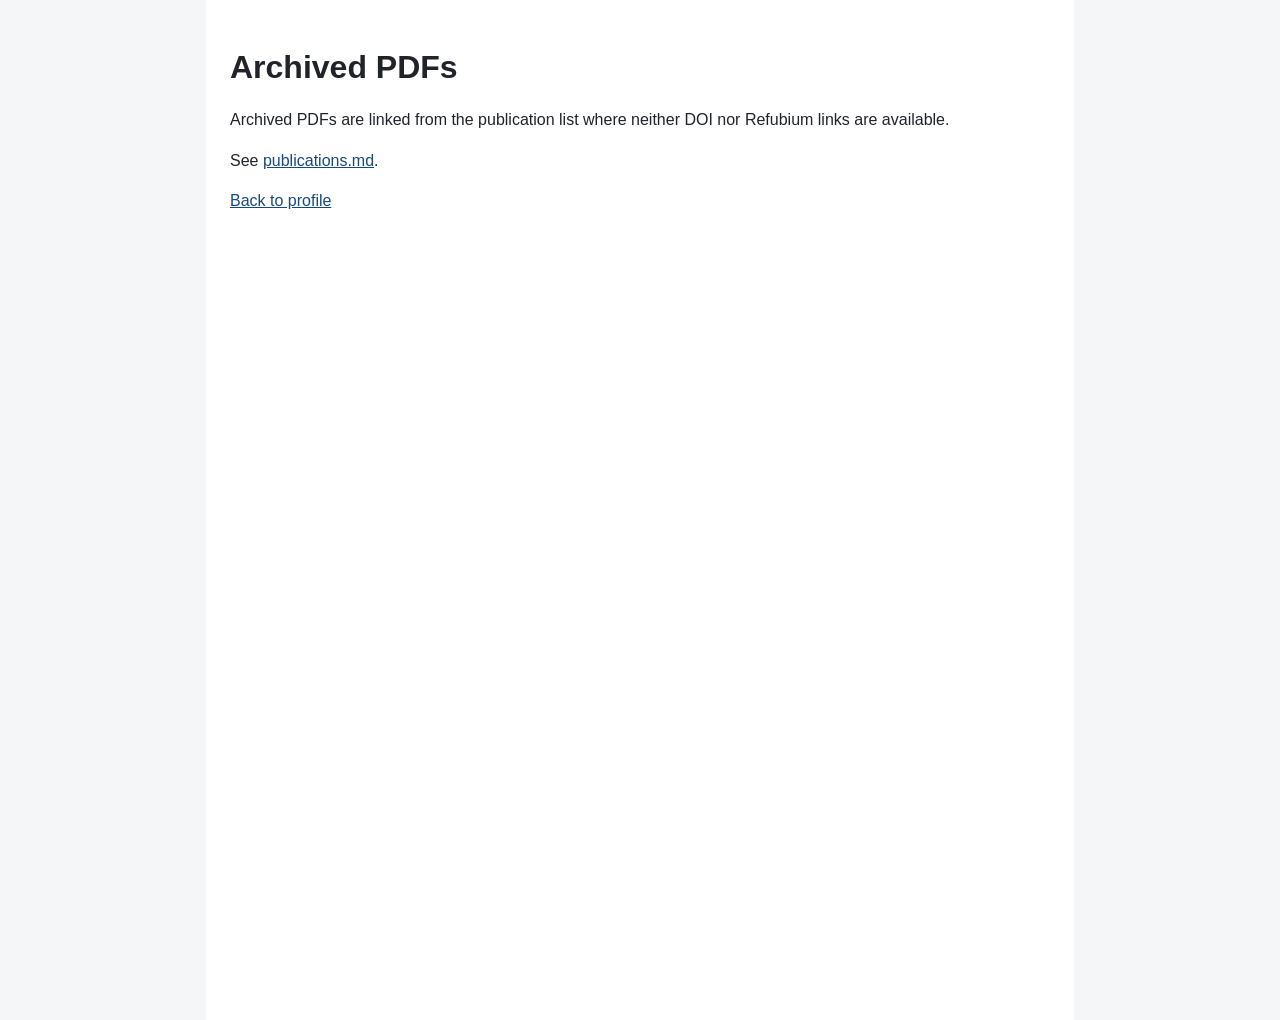
<file: assets/pdfs/index.html>
<!doctype html>
<html lang="en">
<head>
  <meta charset="utf-8">
  <meta name="viewport" content="width=device-width, initial-scale=1">
  <title>Archived PDFs | Andreas Loeffler</title>
  <style>
    body {
      margin: 0;
      font-family: "Helvetica Neue", Helvetica, Arial, sans-serif;
      line-height: 1.55;
      color: #20242a;
      background: #f4f6f8;
    }

    main {
      max-width: 820px;
      margin: 0 auto;
      padding: 48px 24px 72px;
      min-height: 100vh;
      background: #fff;
    }

    h1 {
      margin-top: 0;
      font-size: 2rem;
      line-height: 1.2;
    }

    a {
      color: #174a7c;
    }
  </style>
</head>
<body>
  <main>
    <h1>Archived PDFs</h1>
    <p>
      Archived PDFs are linked from the publication list where neither DOI nor
      Refubium links are available.
    </p>
    <p>
      See <a href="../../publications/publications.md">publications.md</a>.
    </p>
    <p>
      <a href="../../">Back to profile</a>
    </p>
  </main>
</body>
</html>
</file>
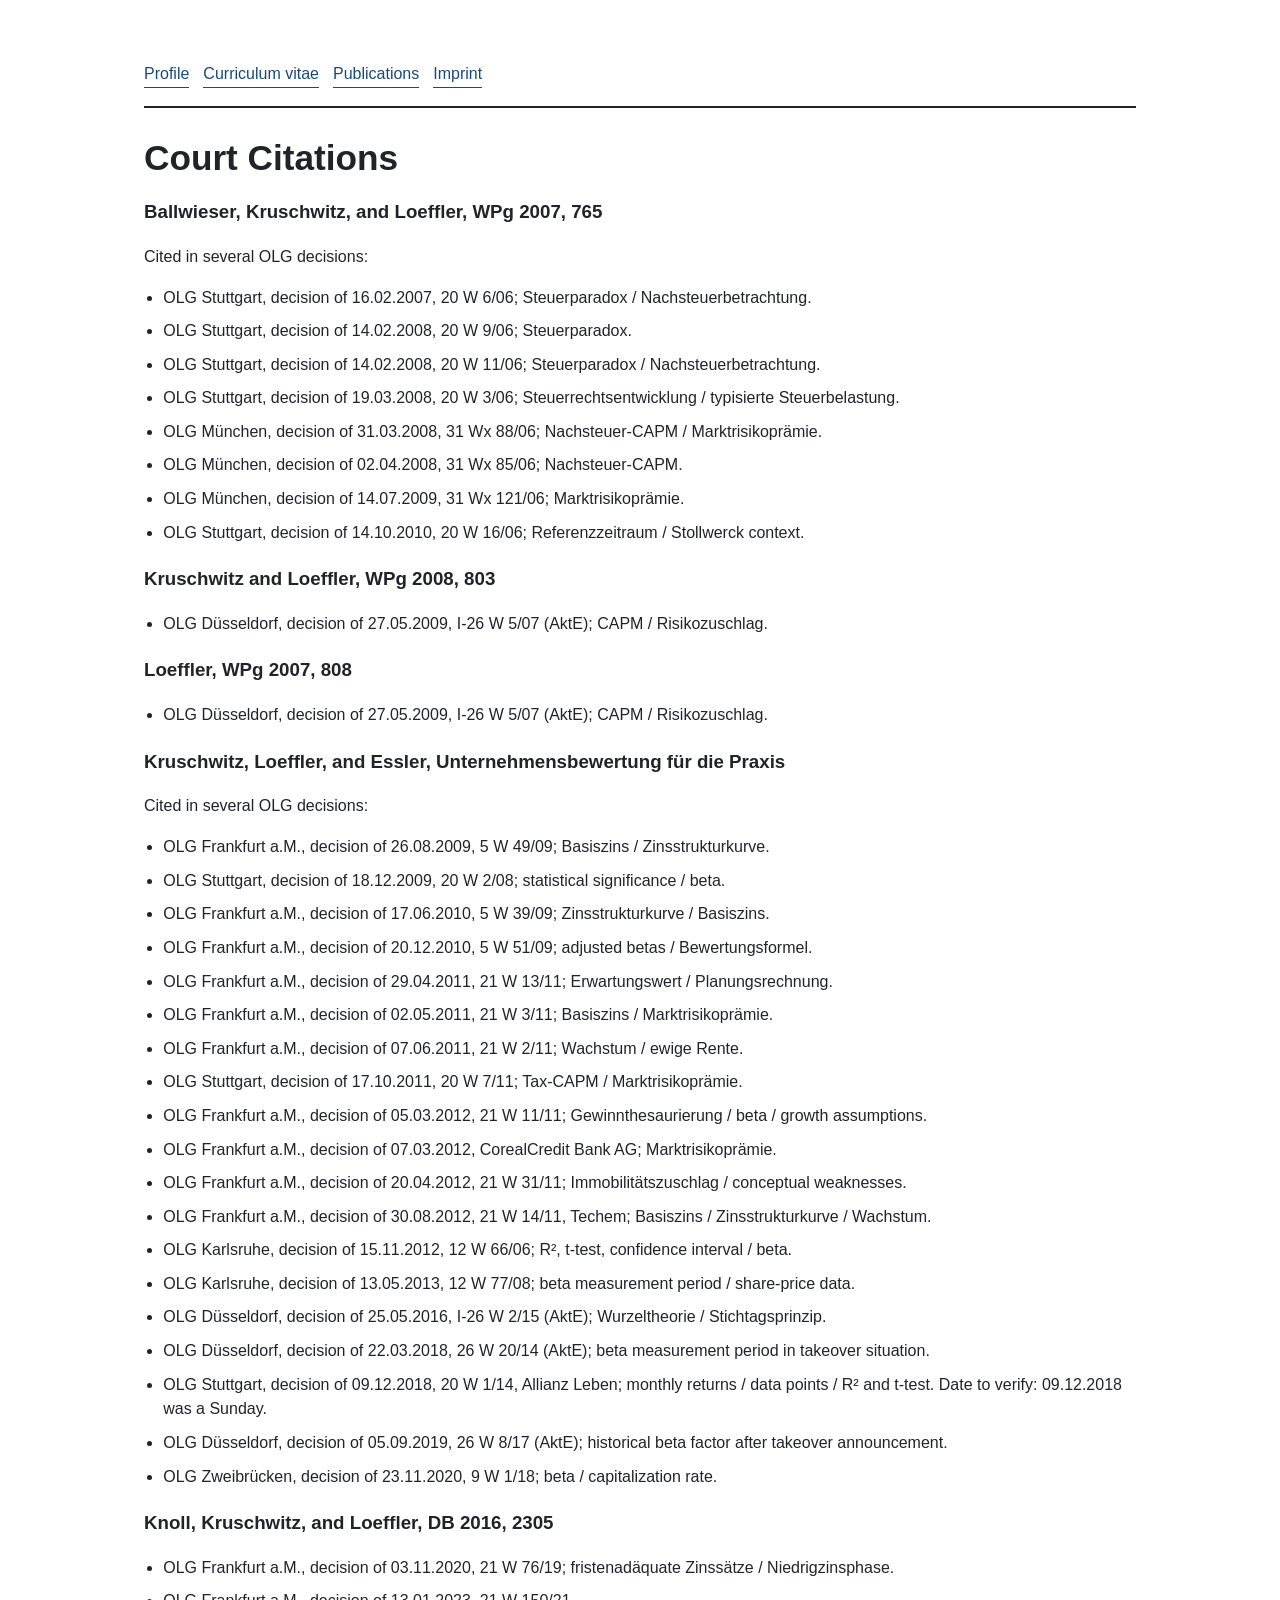
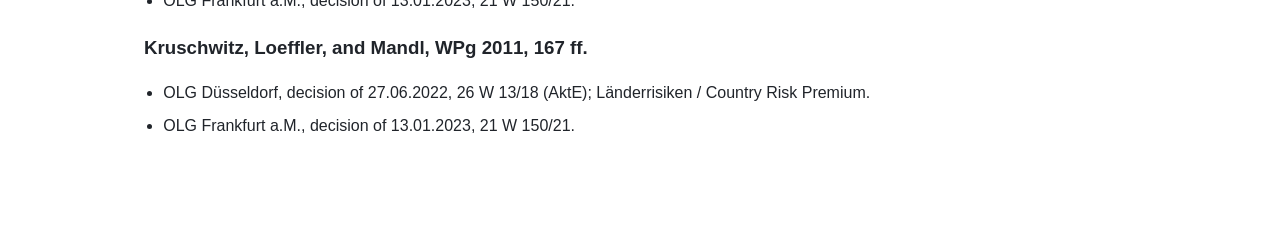
<file: publications/court-citations/index.html>
<!DOCTYPE html>
<html xmlns="http://www.w3.org/1999/xhtml" lang="" xml:lang="">
<head>
  <meta charset="utf-8" />
  <meta name="generator" content="pandoc" />
  <meta name="viewport" content="width=device-width, initial-scale=1.0, user-scalable=yes" />
  <title>Court Citations | Andreas Loeffler</title>
  <style>
    code{white-space: pre-wrap;}
    span.smallcaps{font-variant: small-caps;}
    div.columns{display: flex; gap: min(4vw, 1.5em);}
    div.column{flex: auto; overflow-x: auto;}
    div.hanging-indent{margin-left: 1.5em; text-indent: -1.5em;}
    /* The extra [class] is a hack that increases specificity enough to
       override a similar rule in reveal.js */
    ul.task-list[class]{list-style: none;}
    ul.task-list li input[type="checkbox"] {
      font-size: inherit;
      width: 0.8em;
      margin: 0 0.8em 0.2em -1.6em;
      vertical-align: middle;
    }
    .display.math{display: block; text-align: center; margin: 0.5rem auto;}
  </style>
  <link rel="stylesheet" href="../../assets/site.css" />
  <!--[if lt IE 9]>
    <script src="//cdnjs.cloudflare.com/ajax/libs/html5shiv/3.7.3/html5shiv-printshiv.min.js"></script>
  <![endif]-->
</head>
<body>
<nav aria-label="Profile navigation">
<a href="../../">Profile</a>
<a href="../../cv/">Curriculum vitae</a>
<a href="../">Publications</a>
<a href="../../#imprint">Imprint</a>
</nav>
<h1 id="court-citations">Court Citations</h1>
<h3 id="ballwieser-kruschwitz-and-loeffler-wpg-2007-765">Ballwieser,
Kruschwitz, and Loeffler, WPg 2007, 765</h3>
<p>Cited in several OLG decisions:</p>
<ul>
<li>OLG Stuttgart, decision of 16.02.2007, 20 W 6/06; Steuerparadox /
Nachsteuerbetrachtung.</li>
<li>OLG Stuttgart, decision of 14.02.2008, 20 W 9/06;
Steuerparadox.</li>
<li>OLG Stuttgart, decision of 14.02.2008, 20 W 11/06; Steuerparadox /
Nachsteuerbetrachtung.</li>
<li>OLG Stuttgart, decision of 19.03.2008, 20 W 3/06;
Steuerrechtsentwicklung / typisierte Steuerbelastung.</li>
<li>OLG München, decision of 31.03.2008, 31 Wx 88/06; Nachsteuer-CAPM /
Marktrisikoprämie.</li>
<li>OLG München, decision of 02.04.2008, 31 Wx 85/06;
Nachsteuer-CAPM.</li>
<li>OLG München, decision of 14.07.2009, 31 Wx 121/06;
Marktrisikoprämie.</li>
<li>OLG Stuttgart, decision of 14.10.2010, 20 W 16/06; Referenzzeitraum
/ Stollwerck context.</li>
</ul>
<h3 id="kruschwitz-and-loeffler-wpg-2008-803">Kruschwitz and Loeffler,
WPg 2008, 803</h3>
<ul>
<li>OLG Düsseldorf, decision of 27.05.2009, I-26 W 5/07 (AktE); CAPM /
Risikozuschlag.</li>
</ul>
<h3 id="loeffler-wpg-2007-808">Loeffler, WPg 2007, 808</h3>
<ul>
<li>OLG Düsseldorf, decision of 27.05.2009, I-26 W 5/07 (AktE); CAPM /
Risikozuschlag.</li>
</ul>
<h3
id="kruschwitz-loeffler-and-essler-unternehmensbewertung-für-die-praxis">Kruschwitz,
Loeffler, and Essler, Unternehmensbewertung für die Praxis</h3>
<p>Cited in several OLG decisions:</p>
<ul>
<li>OLG Frankfurt a.M., decision of 26.08.2009, 5 W 49/09; Basiszins /
Zinsstrukturkurve.</li>
<li>OLG Stuttgart, decision of 18.12.2009, 20 W 2/08; statistical
significance / beta.</li>
<li>OLG Frankfurt a.M., decision of 17.06.2010, 5 W 39/09;
Zinsstrukturkurve / Basiszins.</li>
<li>OLG Frankfurt a.M., decision of 20.12.2010, 5 W 51/09; adjusted
betas / Bewertungsformel.</li>
<li>OLG Frankfurt a.M., decision of 29.04.2011, 21 W 13/11;
Erwartungswert / Planungsrechnung.</li>
<li>OLG Frankfurt a.M., decision of 02.05.2011, 21 W 3/11; Basiszins /
Marktrisikoprämie.</li>
<li>OLG Frankfurt a.M., decision of 07.06.2011, 21 W 2/11; Wachstum /
ewige Rente.</li>
<li>OLG Stuttgart, decision of 17.10.2011, 20 W 7/11; Tax-CAPM /
Marktrisikoprämie.</li>
<li>OLG Frankfurt a.M., decision of 05.03.2012, 21 W 11/11;
Gewinnthesaurierung / beta / growth assumptions.</li>
<li>OLG Frankfurt a.M., decision of 07.03.2012, CorealCredit Bank AG;
Marktrisikoprämie.</li>
<li>OLG Frankfurt a.M., decision of 20.04.2012, 21 W 31/11;
Immobilitätszuschlag / conceptual weaknesses.</li>
<li>OLG Frankfurt a.M., decision of 30.08.2012, 21 W 14/11, Techem;
Basiszins / Zinsstrukturkurve / Wachstum.</li>
<li>OLG Karlsruhe, decision of 15.11.2012, 12 W 66/06; R², t-test,
confidence interval / beta.</li>
<li>OLG Karlsruhe, decision of 13.05.2013, 12 W 77/08; beta measurement
period / share-price data.</li>
<li>OLG Düsseldorf, decision of 25.05.2016, I-26 W 2/15 (AktE);
Wurzeltheorie / Stichtagsprinzip.</li>
<li>OLG Düsseldorf, decision of 22.03.2018, 26 W 20/14 (AktE); beta
measurement period in takeover situation.</li>
<li>OLG Stuttgart, decision of 09.12.2018, 20 W 1/14, Allianz Leben;
monthly returns / data points / R² and t-test. Date to verify:
09.12.2018 was a Sunday.</li>
<li>OLG Düsseldorf, decision of 05.09.2019, 26 W 8/17 (AktE); historical
beta factor after takeover announcement.</li>
<li>OLG Zweibrücken, decision of 23.11.2020, 9 W 1/18; beta /
capitalization rate.</li>
</ul>
<h3 id="knoll-kruschwitz-and-loeffler-db-2016-2305">Knoll, Kruschwitz,
and Loeffler, DB 2016, 2305</h3>
<ul>
<li>OLG Frankfurt a.M., decision of 03.11.2020, 21 W 76/19;
fristenadäquate Zinssätze / Niedrigzinsphase.</li>
<li>OLG Frankfurt a.M., decision of 13.01.2023, 21 W 150/21.</li>
</ul>
<h3 id="kruschwitz-loeffler-and-mandl-wpg-2011-167-ff.">Kruschwitz,
Loeffler, and Mandl, WPg 2011, 167 ff.</h3>
<ul>
<li>OLG Düsseldorf, decision of 27.06.2022, 26 W 13/18 (AktE);
Länderrisiken / Country Risk Premium.</li>
<li>OLG Frankfurt a.M., decision of 13.01.2023, 21 W 150/21.</li>
</ul>
</body>
</html>
</file>
<file: assets/site.css>
:root {
  color-scheme: light;
  --ink: #20242a;
  --muted: #5b6470;
  --line: #d9dee7;
  --paper: #ffffff;
  --bg: #f4f6f8;
  --accent: #174a7c;
}

* {
  box-sizing: border-box;
}

body {
  max-width: 1040px;
  margin: 0 auto;
  padding: 44px 24px 72px;
  font-family: "Helvetica Neue", Helvetica, Arial, sans-serif;
  line-height: 1.55;
  color: var(--ink);
  background: var(--paper);
  min-height: 100vh;
}

main {
  max-width: 1040px;
  margin: 0 auto;
  padding: 44px 24px 72px;
  background: var(--paper);
  min-height: 100vh;
}

h1 {
  font-size: 2.2rem;
  line-height: 1.15;
  margin: 0 0 8px;
  letter-spacing: 0;
}

h2 {
  font-size: 1.1rem;
  margin: 34px 0 14px;
  color: var(--accent);
  border-bottom: 1px solid var(--line);
  padding-bottom: 6px;
  letter-spacing: 0;
}

p {
  margin: 0 0 10px;
}

a {
  color: var(--accent);
}

ul {
  padding-left: 1.2rem;
}

li {
  margin-bottom: 0.55rem;
}

nav {
  display: flex;
  flex-wrap: wrap;
  gap: 14px;
  margin: 18px 0 30px;
  padding-bottom: 18px;
  border-bottom: 2px solid var(--ink);
}

nav a {
  text-decoration: none;
  border-bottom: 1px solid currentColor;
}

code {
  font-family: ui-monospace, SFMono-Regular, Menlo, Consolas, monospace;
  font-size: 0.92em;
}

@media (max-width: 640px) {
  body {
    padding: 30px 18px 54px;
  }
}
</file>
